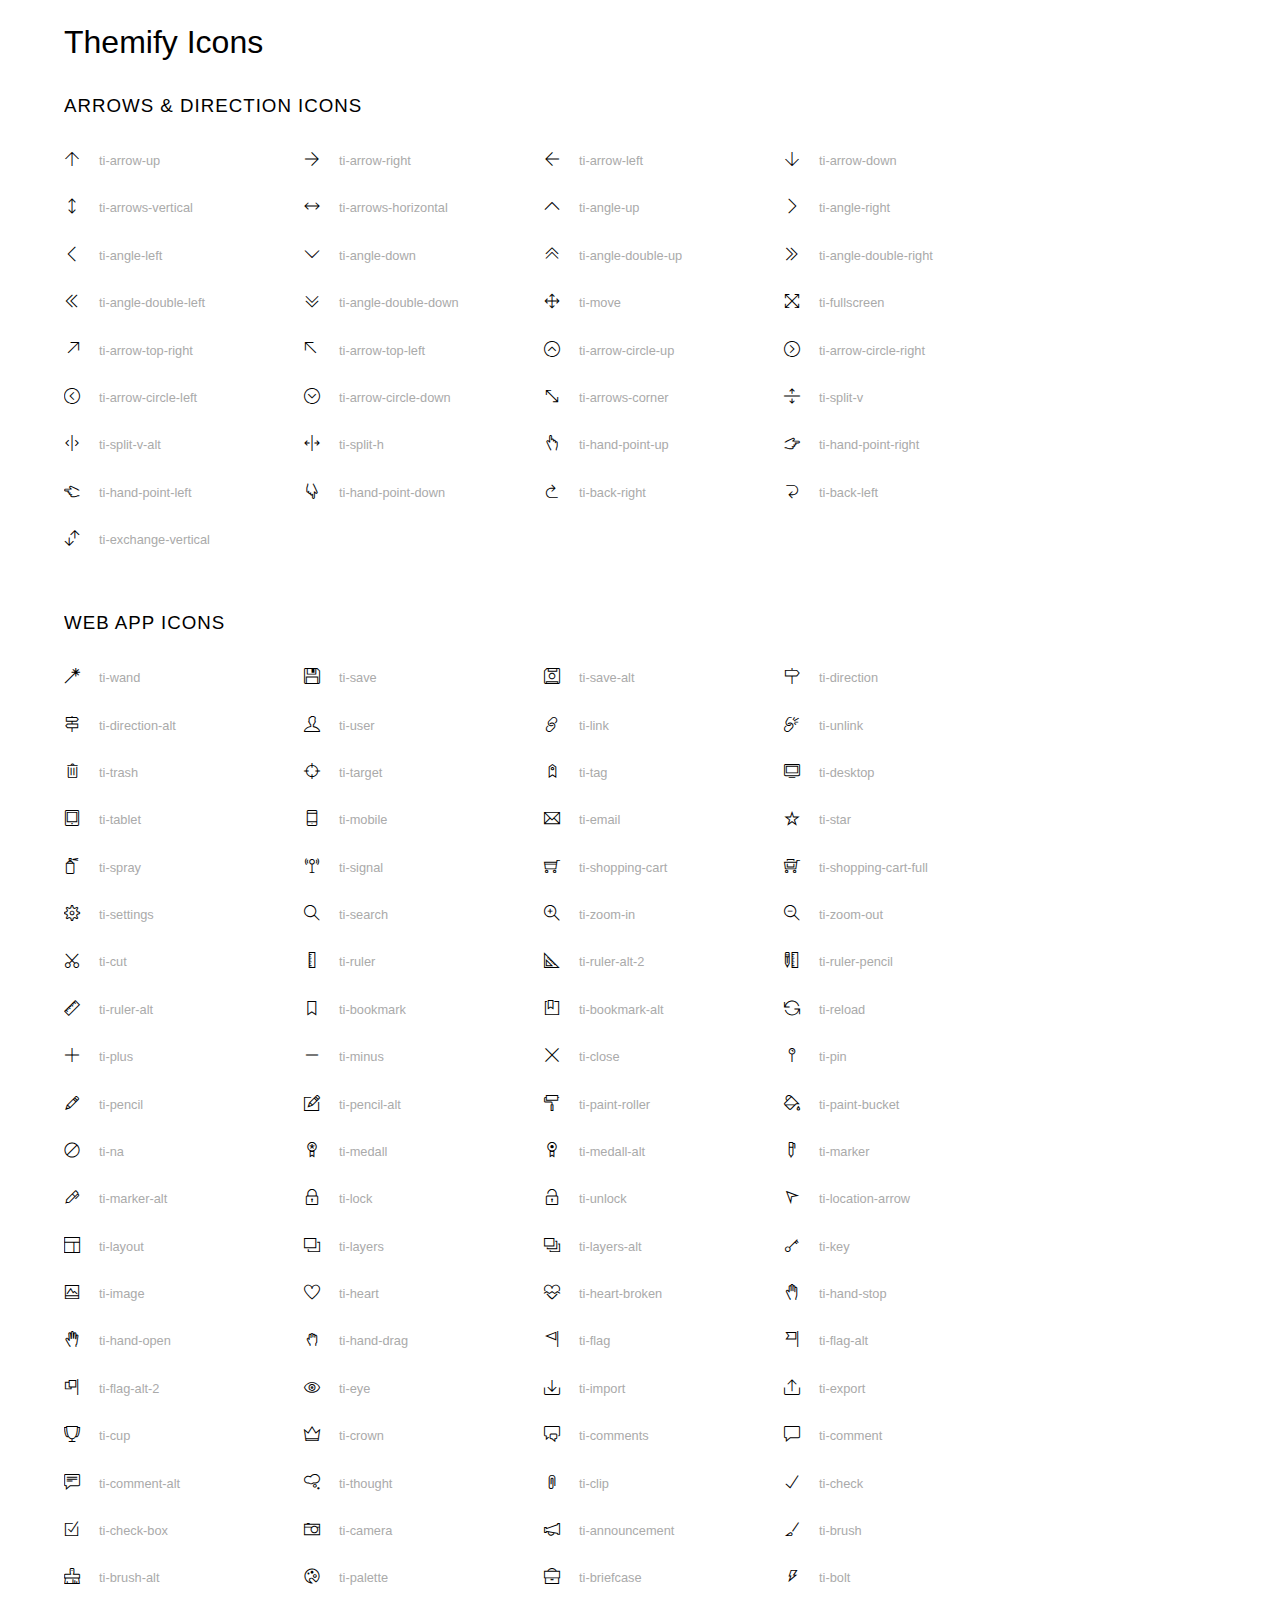
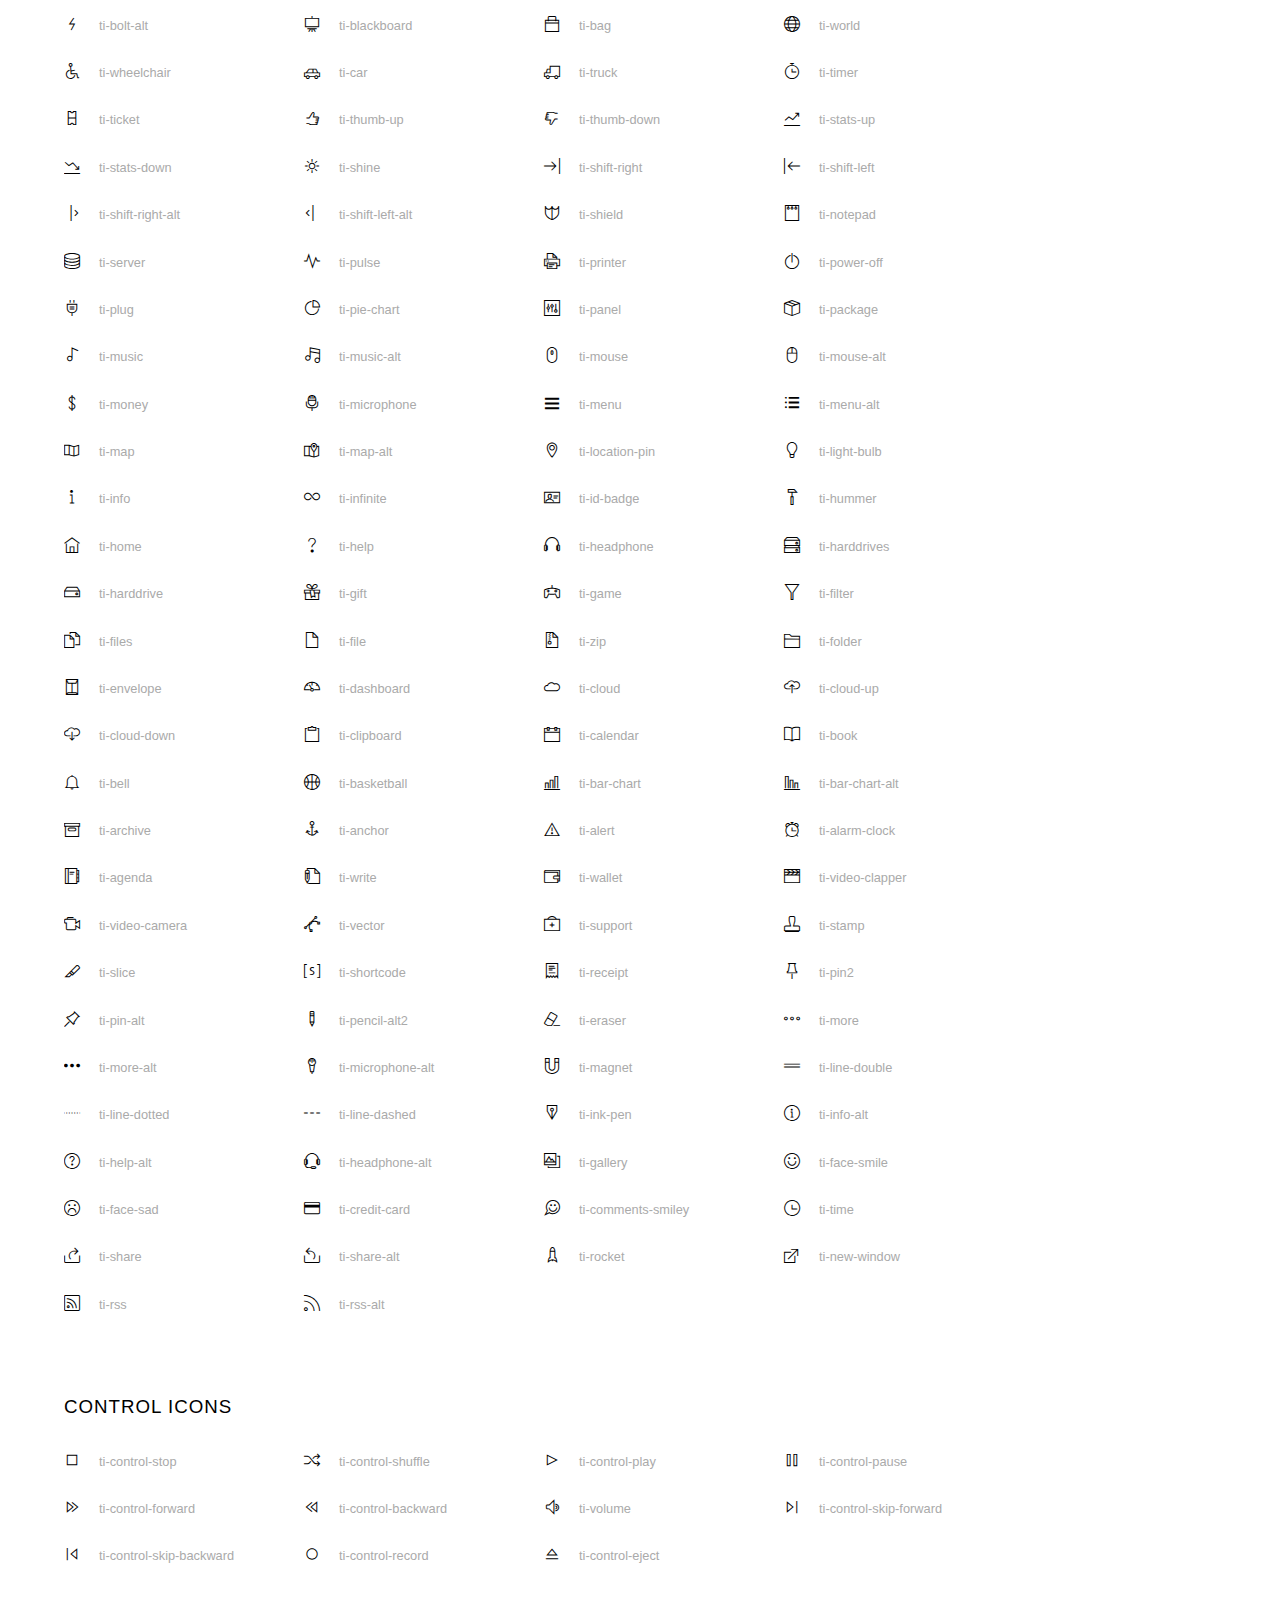
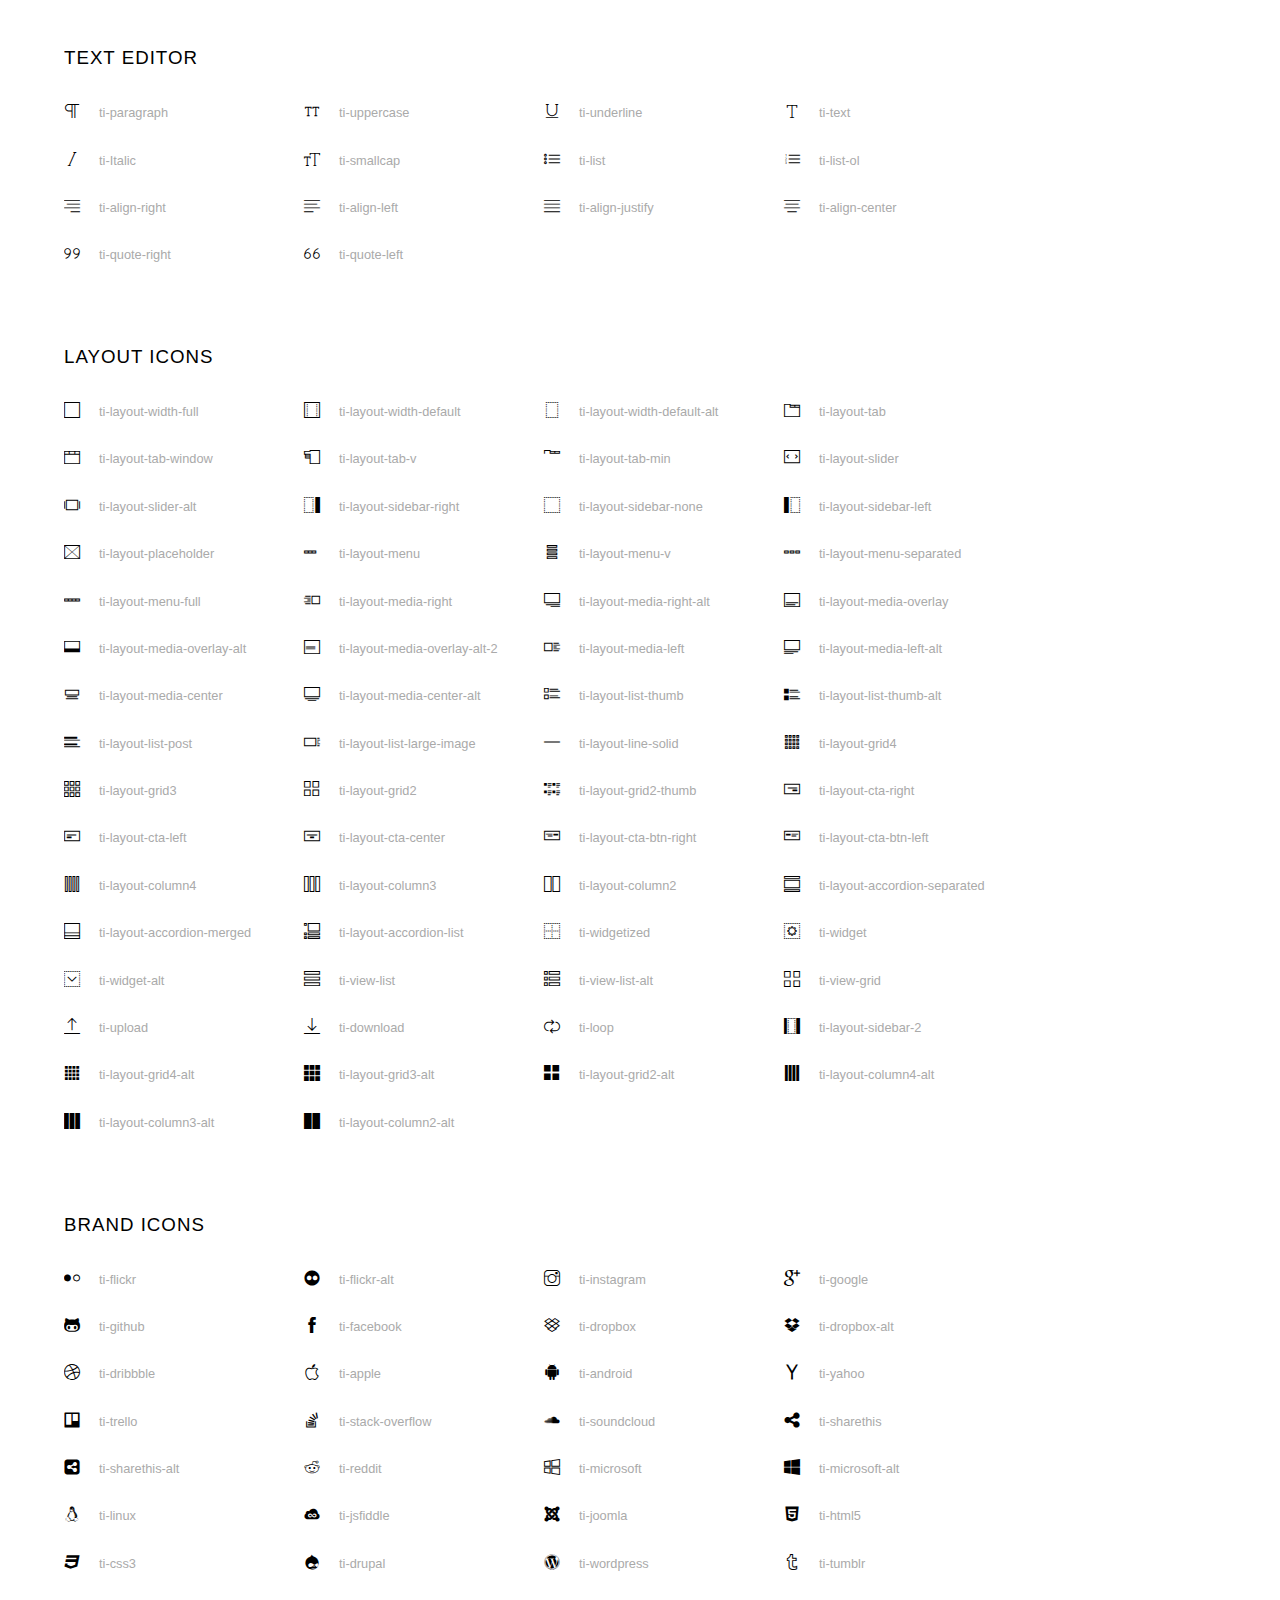
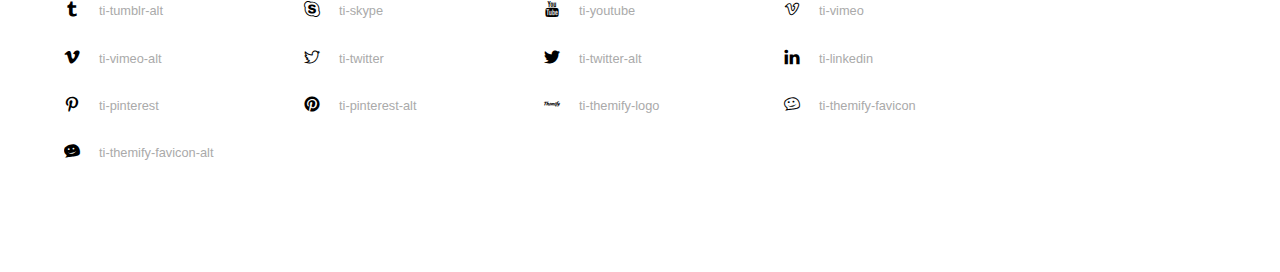
<file: assets/fonts/themify-icons/index.html>
<!doctype html>
<html>
<head>
	<meta charset="utf-8">
	<title>Themify Icon Font</title>
	<meta name="viewport" content="width=device-width">
	<link rel="stylesheet" href="demo-files/demo.css">
	<link rel="stylesheet" href="themify-icons.css">
	<!--[if lt IE 8]><!-->
	<link rel="stylesheet" href="ie7/ie7.css">
	<!--<![endif]-->
</head>
<body>
	<h1>Themify Icons</h1>

	<div class="icon-section">

		<div class="icon-section">
			<h3>Arrows &amp; Direction Icons </h3>

			<div class="icon-container">
				<span class="ti-arrow-up"></span><span class="icon-name"> ti-arrow-up</span>
			</div>
			<div class="icon-container">
				<span class="ti-arrow-right"></span><span class="icon-name"> ti-arrow-right</span>
			</div>
			<div class="icon-container">
				<span class="ti-arrow-left"></span><span class="icon-name"> ti-arrow-left</span>
			</div>
			<div class="icon-container">
				<span class="ti-arrow-down"></span><span class="icon-name"> ti-arrow-down</span>
			</div>
			<div class="icon-container">
				<span class="ti-arrows-vertical"></span><span class="icon-name"> ti-arrows-vertical</span>
			</div>
			<div class="icon-container">
				<span class="ti-arrows-horizontal"></span><span class="icon-name"> ti-arrows-horizontal</span>
			</div>
			<div class="icon-container">
				<span class="ti-angle-up"></span><span class="icon-name"> ti-angle-up</span>
			</div>
			<div class="icon-container">
				<span class="ti-angle-right"></span><span class="icon-name"> ti-angle-right</span>
			</div>
			<div class="icon-container">
				<span class="ti-angle-left"></span><span class="icon-name"> ti-angle-left</span>
			</div>
			<div class="icon-container">
				<span class="ti-angle-down"></span><span class="icon-name"> ti-angle-down</span>
			</div>	
			<div class="icon-container">
				<span class="ti-angle-double-up"></span><span class="icon-name"> ti-angle-double-up</span>
			</div>
			<div class="icon-container">
				<span class="ti-angle-double-right"></span><span class="icon-name"> ti-angle-double-right</span>
			</div>
			<div class="icon-container">
				<span class="ti-angle-double-left"></span><span class="icon-name"> ti-angle-double-left</span>
			</div>
			<div class="icon-container">
				<span class="ti-angle-double-down"></span><span class="icon-name"> ti-angle-double-down</span>
			</div>					
			<div class="icon-container">
				<span class="ti-move"></span><span class="icon-name"> ti-move</span>
			</div>
			<div class="icon-container">
				<span class="ti-fullscreen"></span><span class="icon-name"> ti-fullscreen</span>
			</div>
			<div class="icon-container">
				<span class="ti-arrow-top-right"></span><span class="icon-name"> ti-arrow-top-right</span>
			</div>
			<div class="icon-container">
				<span class="ti-arrow-top-left"></span><span class="icon-name"> ti-arrow-top-left</span>
			</div>
			<div class="icon-container">
				<span class="ti-arrow-circle-up"></span><span class="icon-name"> ti-arrow-circle-up</span>
			</div>
			<div class="icon-container">
				<span class="ti-arrow-circle-right"></span><span class="icon-name"> ti-arrow-circle-right</span>
			</div>
			<div class="icon-container">
				<span class="ti-arrow-circle-left"></span><span class="icon-name"> ti-arrow-circle-left</span>
			</div>
			<div class="icon-container">
				<span class="ti-arrow-circle-down"></span><span class="icon-name"> ti-arrow-circle-down</span>
			</div>
			<div class="icon-container">
				<span class="ti-arrows-corner"></span><span class="icon-name"> ti-arrows-corner</span>
			</div>
			<div class="icon-container">
				<span class="ti-split-v"></span><span class="icon-name"> ti-split-v</span>
			</div>

			<div class="icon-container">
				<span class="ti-split-v-alt"></span><span class="icon-name"> ti-split-v-alt</span>
			</div>
			<div class="icon-container">
				<span class="ti-split-h"></span><span class="icon-name"> ti-split-h</span>
			</div>
			<div class="icon-container">
				<span class="ti-hand-point-up"></span><span class="icon-name"> ti-hand-point-up</span>
			</div>
			<div class="icon-container">
				<span class="ti-hand-point-right"></span><span class="icon-name"> ti-hand-point-right</span>
			</div>
			<div class="icon-container">
				<span class="ti-hand-point-left"></span><span class="icon-name"> ti-hand-point-left</span>
			</div>
			<div class="icon-container">
				<span class="ti-hand-point-down"></span><span class="icon-name"> ti-hand-point-down</span>
			</div>
			<div class="icon-container">
				<span class="ti-back-right"></span><span class="icon-name"> ti-back-right</span>
			</div>
			<div class="icon-container">
				<span class="ti-back-left"></span><span class="icon-name"> ti-back-left</span>
			</div>
			<div class="icon-container">
				<span class="ti-exchange-vertical"></span><span class="icon-name"> ti-exchange-vertical</span>
			</div>

		</div> <!-- Arrows Icons -->



		<h3>Web App Icons</h3>
		
		<div class="icon-section">

			<div class="icon-container">
				<span class="ti-wand"></span><span class="icon-name"> ti-wand</span>
			</div>
			<div class="icon-container">
				<span class="ti-save"></span><span class="icon-name"> ti-save</span>
			</div>
			<div class="icon-container">
				<span class="ti-save-alt"></span><span class="icon-name"> ti-save-alt</span>
			</div>

			<div class="icon-container">
				<span class="ti-direction"></span><span class="icon-name"> ti-direction</span>
			</div>
			<div class="icon-container">
				<span class="ti-direction-alt"></span><span class="icon-name"> ti-direction-alt</span>
			</div>
			<div class="icon-container">
				<span class="ti-user"></span><span class="icon-name"> ti-user</span>
			</div>
			<div class="icon-container">
				<span class="ti-link"></span><span class="icon-name"> ti-link</span>
			</div>
			<div class="icon-container">
				<span class="ti-unlink"></span><span class="icon-name"> ti-unlink</span>
			</div>
			<div class="icon-container">
				<span class="ti-trash"></span><span class="icon-name"> ti-trash</span>
			</div>
			<div class="icon-container">
				<span class="ti-target"></span><span class="icon-name"> ti-target</span>
			</div>
			<div class="icon-container">
				<span class="ti-tag"></span><span class="icon-name"> ti-tag</span>
			</div>
			<div class="icon-container">
				<span class="ti-desktop"></span><span class="icon-name"> ti-desktop</span>
			</div>
			<div class="icon-container">
				<span class="ti-tablet"></span><span class="icon-name"> ti-tablet</span>
			</div>
			<div class="icon-container">
				<span class="ti-mobile"></span><span class="icon-name"> ti-mobile</span>
			</div>
			<div class="icon-container">
				<span class="ti-email"></span><span class="icon-name"> ti-email</span>
			</div>	
			<div class="icon-container">
				<span class="ti-star"></span><span class="icon-name"> ti-star</span>
			</div>
			<div class="icon-container">
				<span class="ti-spray"></span><span class="icon-name"> ti-spray</span>
			</div>
			<div class="icon-container">
				<span class="ti-signal"></span><span class="icon-name"> ti-signal</span>
			</div>
			<div class="icon-container">
				<span class="ti-shopping-cart"></span><span class="icon-name"> ti-shopping-cart</span>
			</div>
			<div class="icon-container">
				<span class="ti-shopping-cart-full"></span><span class="icon-name"> ti-shopping-cart-full</span>
			</div>
			<div class="icon-container">
				<span class="ti-settings"></span><span class="icon-name"> ti-settings</span>
			</div>
			<div class="icon-container">
				<span class="ti-search"></span><span class="icon-name"> ti-search</span>
			</div>
			<div class="icon-container">
				<span class="ti-zoom-in"></span><span class="icon-name"> ti-zoom-in</span>
			</div>
			<div class="icon-container">
				<span class="ti-zoom-out"></span><span class="icon-name"> ti-zoom-out</span>
			</div>
			<div class="icon-container">
				<span class="ti-cut"></span><span class="icon-name"> ti-cut</span>
			</div>
			<div class="icon-container">
				<span class="ti-ruler"></span><span class="icon-name"> ti-ruler</span>
			</div>
			<div class="icon-container">
				<span class="ti-ruler-alt-2"></span><span class="icon-name"> ti-ruler-alt-2</span>
			</div>			
			<div class="icon-container">
				<span class="ti-ruler-pencil"></span><span class="icon-name"> ti-ruler-pencil</span>
			</div>
			<div class="icon-container">
				<span class="ti-ruler-alt"></span><span class="icon-name"> ti-ruler-alt</span>
			</div>
			<div class="icon-container">
				<span class="ti-bookmark"></span><span class="icon-name"> ti-bookmark</span>
			</div>
			<div class="icon-container">
				<span class="ti-bookmark-alt"></span><span class="icon-name"> ti-bookmark-alt</span>
			</div>
			<div class="icon-container">
				<span class="ti-reload"></span><span class="icon-name"> ti-reload</span>
			</div>
			<div class="icon-container">
				<span class="ti-plus"></span><span class="icon-name"> ti-plus</span>
			</div>
			<div class="icon-container">
				<span class="ti-minus"></span><span class="icon-name"> ti-minus</span>
			</div>
			<div class="icon-container">
				<span class="ti-close"></span><span class="icon-name"> ti-close</span>
			</div>			
			<div class="icon-container">
				<span class="ti-pin"></span><span class="icon-name"> ti-pin</span>
			</div>
			<div class="icon-container">
				<span class="ti-pencil"></span><span class="icon-name"> ti-pencil</span>
			</div>
					
		  	<div class="icon-container">
				<span class="ti-pencil-alt"></span><span class="icon-name"> ti-pencil-alt</span>
			</div>
			<div class="icon-container">
				<span class="ti-paint-roller"></span><span class="icon-name"> ti-paint-roller</span>
			</div>
			<div class="icon-container">
				<span class="ti-paint-bucket"></span><span class="icon-name"> ti-paint-bucket</span>
			</div>
			<div class="icon-container">
				<span class="ti-na"></span><span class="icon-name"> ti-na</span>
			</div>
			<div class="icon-container">
				<span class="ti-medall"></span><span class="icon-name"> ti-medall</span>
			</div>
			<div class="icon-container">
				<span class="ti-medall-alt"></span><span class="icon-name"> ti-medall-alt</span>
			</div>
			<div class="icon-container">
				<span class="ti-marker"></span><span class="icon-name"> ti-marker</span>
			</div>
			<div class="icon-container">
				<span class="ti-marker-alt"></span><span class="icon-name"> ti-marker-alt</span>
			</div>

			<div class="icon-container">
				<span class="ti-lock"></span><span class="icon-name"> ti-lock</span>
			</div>
			<div class="icon-container">
				<span class="ti-unlock"></span><span class="icon-name"> ti-unlock</span>
			</div>
			<div class="icon-container">
				<span class="ti-location-arrow"></span><span class="icon-name"> ti-location-arrow</span>
			</div>
			<div class="icon-container">
				<span class="ti-layout"></span><span class="icon-name"> ti-layout</span>
			</div>
			<div class="icon-container">
				<span class="ti-layers"></span><span class="icon-name"> ti-layers</span>
			</div>
			<div class="icon-container">
				<span class="ti-layers-alt"></span><span class="icon-name"> ti-layers-alt</span>
			</div>
			<div class="icon-container">
				<span class="ti-key"></span><span class="icon-name"> ti-key</span>
			</div>
			<div class="icon-container">
				<span class="ti-image"></span><span class="icon-name"> ti-image</span>
			</div>
			<div class="icon-container">
				<span class="ti-heart"></span><span class="icon-name"> ti-heart</span>
			</div>
			<div class="icon-container">
				<span class="ti-heart-broken"></span><span class="icon-name"> ti-heart-broken</span>
			</div>
			<div class="icon-container">
				<span class="ti-hand-stop"></span><span class="icon-name"> ti-hand-stop</span>
			</div>
			<div class="icon-container">
				<span class="ti-hand-open"></span><span class="icon-name"> ti-hand-open</span>
			</div>
			<div class="icon-container">
				<span class="ti-hand-drag"></span><span class="icon-name"> ti-hand-drag</span>
			</div>
			<div class="icon-container">
				<span class="ti-flag"></span><span class="icon-name"> ti-flag</span>
			</div>
			<div class="icon-container">
				<span class="ti-flag-alt"></span><span class="icon-name"> ti-flag-alt</span>
			</div>
			<div class="icon-container">
				<span class="ti-flag-alt-2"></span><span class="icon-name"> ti-flag-alt-2</span>
			</div>
			<div class="icon-container">
				<span class="ti-eye"></span><span class="icon-name"> ti-eye</span>
			</div>
			<div class="icon-container">
				<span class="ti-import"></span><span class="icon-name"> ti-import</span>
			</div>			
			<div class="icon-container">
				<span class="ti-export"></span><span class="icon-name"> ti-export</span>
			</div>
			<div class="icon-container">
				<span class="ti-cup"></span><span class="icon-name"> ti-cup</span>
			</div>
			<div class="icon-container">
				<span class="ti-crown"></span><span class="icon-name"> ti-crown</span>
			</div>
			<div class="icon-container">
				<span class="ti-comments"></span><span class="icon-name"> ti-comments</span>
			</div>
			<div class="icon-container">
				<span class="ti-comment"></span><span class="icon-name"> ti-comment</span>
			</div>
			<div class="icon-container">
				<span class="ti-comment-alt"></span><span class="icon-name"> ti-comment-alt</span>
			</div>
			<div class="icon-container">
				<span class="ti-thought"></span><span class="icon-name"> ti-thought</span>
			</div>			
			<div class="icon-container">
				<span class="ti-clip"></span><span class="icon-name"> ti-clip</span>
			</div>

			<div class="icon-container">
				<span class="ti-check"></span><span class="icon-name"> ti-check</span>
			</div>
			<div class="icon-container">
				<span class="ti-check-box"></span><span class="icon-name"> ti-check-box</span>
			</div>
			<div class="icon-container">
				<span class="ti-camera"></span><span class="icon-name"> ti-camera</span>
			</div>
			<div class="icon-container">
				<span class="ti-announcement"></span><span class="icon-name"> ti-announcement</span>
			</div>
			<div class="icon-container">
				<span class="ti-brush"></span><span class="icon-name"> ti-brush</span>
			</div>
			<div class="icon-container">
				<span class="ti-brush-alt"></span><span class="icon-name"> ti-brush-alt</span>
			</div>
			<div class="icon-container">
				<span class="ti-palette"></span><span class="icon-name"> ti-palette</span>
			</div>			
			<div class="icon-container">
				<span class="ti-briefcase"></span><span class="icon-name"> ti-briefcase</span>
			</div>
			<div class="icon-container">
				<span class="ti-bolt"></span><span class="icon-name"> ti-bolt</span>
			</div>
			<div class="icon-container">
				<span class="ti-bolt-alt"></span><span class="icon-name"> ti-bolt-alt</span>
			</div>
			<div class="icon-container">
				<span class="ti-blackboard"></span><span class="icon-name"> ti-blackboard</span>
			</div>
			<div class="icon-container">
				<span class="ti-bag"></span><span class="icon-name"> ti-bag</span>
			</div>
			<div class="icon-container">
				<span class="ti-world"></span><span class="icon-name"> ti-world</span>
			</div>
			<div class="icon-container">
				<span class="ti-wheelchair"></span><span class="icon-name"> ti-wheelchair</span>
			</div>
			<div class="icon-container">
				<span class="ti-car"></span><span class="icon-name"> ti-car</span>
			</div>
			<div class="icon-container">
				<span class="ti-truck"></span><span class="icon-name"> ti-truck</span>
			</div>
			<div class="icon-container">
				<span class="ti-timer"></span><span class="icon-name"> ti-timer</span>
			</div>
			<div class="icon-container">
				<span class="ti-ticket"></span><span class="icon-name"> ti-ticket</span>
			</div>
			<div class="icon-container">
				<span class="ti-thumb-up"></span><span class="icon-name"> ti-thumb-up</span>
			</div>
			<div class="icon-container">
				<span class="ti-thumb-down"></span><span class="icon-name"> ti-thumb-down</span>
			</div>

			<div class="icon-container">
				<span class="ti-stats-up"></span><span class="icon-name"> ti-stats-up</span>
			</div>
			<div class="icon-container">
				<span class="ti-stats-down"></span><span class="icon-name"> ti-stats-down</span>
			</div>
			<div class="icon-container">
				<span class="ti-shine"></span><span class="icon-name"> ti-shine</span>
			</div>
			<div class="icon-container">
				<span class="ti-shift-right"></span><span class="icon-name"> ti-shift-right</span>
			</div>
			<div class="icon-container">
				<span class="ti-shift-left"></span><span class="icon-name"> ti-shift-left</span>
			</div>

			<div class="icon-container">
				<span class="ti-shift-right-alt"></span><span class="icon-name"> ti-shift-right-alt</span>
			</div>
			<div class="icon-container">
				<span class="ti-shift-left-alt"></span><span class="icon-name"> ti-shift-left-alt</span>
			</div>
			<div class="icon-container">
				<span class="ti-shield"></span><span class="icon-name"> ti-shield</span>
			</div>
			<div class="icon-container">
				<span class="ti-notepad"></span><span class="icon-name"> ti-notepad</span>
			</div>
			<div class="icon-container">
				<span class="ti-server"></span><span class="icon-name"> ti-server</span>
			</div>

			<div class="icon-container">
				<span class="ti-pulse"></span><span class="icon-name"> ti-pulse</span>
			</div>
			<div class="icon-container">
				<span class="ti-printer"></span><span class="icon-name"> ti-printer</span>
			</div>
			<div class="icon-container">
				<span class="ti-power-off"></span><span class="icon-name"> ti-power-off</span>
			</div>
			<div class="icon-container">
				<span class="ti-plug"></span><span class="icon-name"> ti-plug</span>
			</div>
			<div class="icon-container">
				<span class="ti-pie-chart"></span><span class="icon-name"> ti-pie-chart</span>
			</div>

			<div class="icon-container">
				<span class="ti-panel"></span><span class="icon-name"> ti-panel</span>
			</div>
			<div class="icon-container">
				<span class="ti-package"></span><span class="icon-name"> ti-package</span>
			</div>
			<div class="icon-container">
				<span class="ti-music"></span><span class="icon-name"> ti-music</span>
			</div>
			<div class="icon-container">
				<span class="ti-music-alt"></span><span class="icon-name"> ti-music-alt</span>
			</div>
			<div class="icon-container">
				<span class="ti-mouse"></span><span class="icon-name"> ti-mouse</span>
			</div>
			<div class="icon-container">
				<span class="ti-mouse-alt"></span><span class="icon-name"> ti-mouse-alt</span>
			</div>
			<div class="icon-container">
				<span class="ti-money"></span><span class="icon-name"> ti-money</span>
			</div>
			<div class="icon-container">
				<span class="ti-microphone"></span><span class="icon-name"> ti-microphone</span>
			</div>
			<div class="icon-container">
				<span class="ti-menu"></span><span class="icon-name"> ti-menu</span>
			</div>
			<div class="icon-container">
				<span class="ti-menu-alt"></span><span class="icon-name"> ti-menu-alt</span>
			</div>
			<div class="icon-container">
				<span class="ti-map"></span><span class="icon-name"> ti-map</span>
			</div>
			<div class="icon-container">
				<span class="ti-map-alt"></span><span class="icon-name"> ti-map-alt</span>
			</div>

			<div class="icon-container">
				<span class="ti-location-pin"></span><span class="icon-name"> ti-location-pin</span>
			</div>

			<div class="icon-container">
				<span class="ti-light-bulb"></span><span class="icon-name"> ti-light-bulb</span>
			</div>
			<div class="icon-container">
				<span class="ti-info"></span><span class="icon-name"> ti-info</span>
			</div>
			<div class="icon-container">
				<span class="ti-infinite"></span><span class="icon-name"> ti-infinite</span>
			</div>
			<div class="icon-container">
				<span class="ti-id-badge"></span><span class="icon-name"> ti-id-badge</span>
			</div>
			<div class="icon-container">
				<span class="ti-hummer"></span><span class="icon-name"> ti-hummer</span>
			</div>
			<div class="icon-container">
				<span class="ti-home"></span><span class="icon-name"> ti-home</span>
			</div>
			<div class="icon-container">
				<span class="ti-help"></span><span class="icon-name"> ti-help</span>
			</div>
			<div class="icon-container">
				<span class="ti-headphone"></span><span class="icon-name"> ti-headphone</span>
			</div>
			<div class="icon-container">
				<span class="ti-harddrives"></span><span class="icon-name"> ti-harddrives</span>
			</div>
			<div class="icon-container">
				<span class="ti-harddrive"></span><span class="icon-name"> ti-harddrive</span>
			</div>
			<div class="icon-container">
				<span class="ti-gift"></span><span class="icon-name"> ti-gift</span>
			</div>
			<div class="icon-container">
				<span class="ti-game"></span><span class="icon-name"> ti-game</span>
			</div>
			<div class="icon-container">
				<span class="ti-filter"></span><span class="icon-name"> ti-filter</span>
			</div>
			<div class="icon-container">
				<span class="ti-files"></span><span class="icon-name"> ti-files</span>
			</div>
			<div class="icon-container">
				<span class="ti-file"></span><span class="icon-name"> ti-file</span>
			</div>
			<div class="icon-container">
				<span class="ti-zip"></span><span class="icon-name"> ti-zip</span>
			</div>
			<div class="icon-container">
				<span class="ti-folder"></span><span class="icon-name"> ti-folder</span>
			</div>			
			<div class="icon-container">
				<span class="ti-envelope"></span><span class="icon-name"> ti-envelope</span>
			</div>


			<div class="icon-container">
				<span class="ti-dashboard"></span><span class="icon-name"> ti-dashboard</span>
			</div>
			<div class="icon-container">
				<span class="ti-cloud"></span><span class="icon-name"> ti-cloud</span>
			</div>
			<div class="icon-container">
				<span class="ti-cloud-up"></span><span class="icon-name"> ti-cloud-up</span>
			</div>
			<div class="icon-container">
				<span class="ti-cloud-down"></span><span class="icon-name"> ti-cloud-down</span>
			</div>
			<div class="icon-container">
				<span class="ti-clipboard"></span><span class="icon-name"> ti-clipboard</span>
			</div>
			<div class="icon-container">
				<span class="ti-calendar"></span><span class="icon-name"> ti-calendar</span>
			</div>
			<div class="icon-container">
				<span class="ti-book"></span><span class="icon-name"> ti-book</span>
			</div>
			<div class="icon-container">
				<span class="ti-bell"></span><span class="icon-name"> ti-bell</span>
			</div>
			<div class="icon-container">
				<span class="ti-basketball"></span><span class="icon-name"> ti-basketball</span>
			</div>
			<div class="icon-container">
				<span class="ti-bar-chart"></span><span class="icon-name"> ti-bar-chart</span>
			</div>
			<div class="icon-container">
				<span class="ti-bar-chart-alt"></span><span class="icon-name"> ti-bar-chart-alt</span>
			</div>


			<div class="icon-container">
				<span class="ti-archive"></span><span class="icon-name"> ti-archive</span>
			</div>
			<div class="icon-container">
				<span class="ti-anchor"></span><span class="icon-name"> ti-anchor</span>
			</div>

			<div class="icon-container">
				<span class="ti-alert"></span><span class="icon-name"> ti-alert</span>
			</div>
			<div class="icon-container">
				<span class="ti-alarm-clock"></span><span class="icon-name"> ti-alarm-clock</span>
			</div>
			<div class="icon-container">
				<span class="ti-agenda"></span><span class="icon-name"> ti-agenda</span>
			</div>
			<div class="icon-container">
				<span class="ti-write"></span><span class="icon-name"> ti-write</span>
			</div>

			<div class="icon-container">
				<span class="ti-wallet"></span><span class="icon-name"> ti-wallet</span>
			</div>
			<div class="icon-container">
				<span class="ti-video-clapper"></span><span class="icon-name"> ti-video-clapper</span>
			</div>
			<div class="icon-container">
				<span class="ti-video-camera"></span><span class="icon-name"> ti-video-camera</span>
			</div>
			<div class="icon-container">
				<span class="ti-vector"></span><span class="icon-name"> ti-vector</span>
			</div>

			<div class="icon-container">
				<span class="ti-support"></span><span class="icon-name"> ti-support</span>
			</div>
			<div class="icon-container">
				<span class="ti-stamp"></span><span class="icon-name"> ti-stamp</span>
			</div>
			<div class="icon-container">
				<span class="ti-slice"></span><span class="icon-name"> ti-slice</span>
			</div>
			<div class="icon-container">
				<span class="ti-shortcode"></span><span class="icon-name"> ti-shortcode</span>
			</div>
			<div class="icon-container">
				<span class="ti-receipt"></span><span class="icon-name"> ti-receipt</span>
			</div>
			<div class="icon-container">
				<span class="ti-pin2"></span><span class="icon-name"> ti-pin2</span>
			</div>
			<div class="icon-container">
				<span class="ti-pin-alt"></span><span class="icon-name"> ti-pin-alt</span>
			</div>
			<div class="icon-container">
				<span class="ti-pencil-alt2"></span><span class="icon-name"> ti-pencil-alt2</span>
			</div>
			<div class="icon-container">
				<span class="ti-eraser"></span><span class="icon-name"> ti-eraser</span>
			</div>			
			<div class="icon-container">
				<span class="ti-more"></span><span class="icon-name"> ti-more</span>
			</div>
			<div class="icon-container">
				<span class="ti-more-alt"></span><span class="icon-name"> ti-more-alt</span>
			</div>
			<div class="icon-container">
				<span class="ti-microphone-alt"></span><span class="icon-name"> ti-microphone-alt</span>
			</div>
			<div class="icon-container">
				<span class="ti-magnet"></span><span class="icon-name"> ti-magnet</span>
			</div>
			<div class="icon-container">
				<span class="ti-line-double"></span><span class="icon-name"> ti-line-double</span>
			</div>
			<div class="icon-container">
				<span class="ti-line-dotted"></span><span class="icon-name"> ti-line-dotted</span>
			</div>
			<div class="icon-container">
				<span class="ti-line-dashed"></span><span class="icon-name"> ti-line-dashed</span>
			</div>

			<div class="icon-container">
				<span class="ti-ink-pen"></span><span class="icon-name"> ti-ink-pen</span>
			</div>
			<div class="icon-container">
				<span class="ti-info-alt"></span><span class="icon-name"> ti-info-alt</span>
			</div>
			<div class="icon-container">
				<span class="ti-help-alt"></span><span class="icon-name"> ti-help-alt</span>
			</div>
			<div class="icon-container">
				<span class="ti-headphone-alt"></span><span class="icon-name"> ti-headphone-alt</span>
			</div>

			<div class="icon-container">
				<span class="ti-gallery"></span><span class="icon-name"> ti-gallery</span>
			</div>
			<div class="icon-container">
				<span class="ti-face-smile"></span><span class="icon-name"> ti-face-smile</span>
			</div>
			<div class="icon-container">
				<span class="ti-face-sad"></span><span class="icon-name"> ti-face-sad</span>
			</div>
			<div class="icon-container">
				<span class="ti-credit-card"></span><span class="icon-name"> ti-credit-card</span>
			</div>
			<div class="icon-container">
				<span class="ti-comments-smiley"></span><span class="icon-name"> ti-comments-smiley</span>
			</div>
			<div class="icon-container">
				<span class="ti-time"></span><span class="icon-name"> ti-time</span>
			</div>
			<div class="icon-container">
				<span class="ti-share"></span><span class="icon-name"> ti-share</span>
			</div>
			<div class="icon-container">
				<span class="ti-share-alt"></span><span class="icon-name"> ti-share-alt</span>
			</div>
			<div class="icon-container">
				<span class="ti-rocket"></span><span class="icon-name"> ti-rocket</span>
			</div>

			<div class="icon-container">
				<span class="ti-new-window"></span><span class="icon-name"> ti-new-window</span>
			</div>

			<div class="icon-container">
				<span class="ti-rss"></span><span class="icon-name"> ti-rss</span>
			</div>

			<div class="icon-container">
				<span class="ti-rss-alt"></span><span class="icon-name"> ti-rss-alt</span>
			</div>
			
		</div><!-- Web App Icons -->


		<div class="icon-section">
			<h3>Control Icons</h3>
			<div class="icon-container">
				<span class="ti-control-stop"></span><span class="icon-name"> ti-control-stop</span>
			</div>
			<div class="icon-container">
				<span class="ti-control-shuffle"></span><span class="icon-name"> ti-control-shuffle</span>
			</div>
			<div class="icon-container">
				<span class="ti-control-play"></span><span class="icon-name"> ti-control-play</span>
			</div>
			<div class="icon-container">
				<span class="ti-control-pause"></span><span class="icon-name"> ti-control-pause</span>
			</div>
			<div class="icon-container">
				<span class="ti-control-forward"></span><span class="icon-name"> ti-control-forward</span>
			</div>
			<div class="icon-container">
				<span class="ti-control-backward"></span><span class="icon-name"> ti-control-backward</span>
			</div>	
			<div class="icon-container">
				<span class="ti-volume"></span><span class="icon-name"> ti-volume</span>
			</div>
			<div class="icon-container">
				<span class="ti-control-skip-forward"></span><span class="icon-name"> ti-control-skip-forward</span>
			</div>
			<div class="icon-container">
				<span class="ti-control-skip-backward"></span><span class="icon-name"> ti-control-skip-backward</span>
			</div>
			<div class="icon-container">
				<span class="ti-control-record"></span><span class="icon-name"> ti-control-record</span>
			</div>
			<div class="icon-container">
				<span class="ti-control-eject"></span><span class="icon-name"> ti-control-eject</span>
			</div>			
		</div> <!-- Control Icons -->


		<div class="icon-section">
			<h3>Text Editor</h3>

			<div class="icon-container">
				<span class="ti-paragraph"></span><span class="icon-name"> ti-paragraph</span>
			</div>
			<div class="icon-container">
				<span class="ti-uppercase"></span><span class="icon-name"> ti-uppercase</span>
			</div>

			<div class="icon-container">
				<span class="ti-underline"></span><span class="icon-name"> ti-underline</span>
			</div>
			<div class="icon-container">
				<span class="ti-text"></span><span class="icon-name"> ti-text</span>
			</div>
			<div class="icon-container">
				<span class="ti-Italic"></span><span class="icon-name"> ti-Italic</span>
			</div>
			<div class="icon-container">
				<span class="ti-smallcap"></span><span class="icon-name"> ti-smallcap</span>
			</div>
			<div class="icon-container">
				<span class="ti-list"></span><span class="icon-name"> ti-list</span>
			</div>
			<div class="icon-container">
				<span class="ti-list-ol"></span><span class="icon-name"> ti-list-ol</span>
			</div>
			<div class="icon-container">
				<span class="ti-align-right"></span><span class="icon-name"> ti-align-right</span>
			</div>
			<div class="icon-container">
				<span class="ti-align-left"></span><span class="icon-name"> ti-align-left</span>
			</div>
			<div class="icon-container">
				<span class="ti-align-justify"></span><span class="icon-name"> ti-align-justify</span>
			</div>
			<div class="icon-container">
				<span class="ti-align-center"></span><span class="icon-name"> ti-align-center</span>
			</div>
			<div class="icon-container">
				<span class="ti-quote-right"></span><span class="icon-name"> ti-quote-right</span>
			</div>
			<div class="icon-container">
				<span class="ti-quote-left"></span><span class="icon-name"> ti-quote-left</span>
			</div>

		</div> <!-- Text Editor -->



		<div class="icon-section">
			<h3>Layout Icons</h3>
			<div class="icon-container">
				<span class="ti-layout-width-full"></span><span class="icon-name"> ti-layout-width-full</span>
			</div>
			<div class="icon-container">
				<span class="ti-layout-width-default"></span><span class="icon-name"> ti-layout-width-default</span>
			</div>
			<div class="icon-container">
				<span class="ti-layout-width-default-alt"></span><span class="icon-name"> ti-layout-width-default-alt</span>
			</div>
			<div class="icon-container">
				<span class="ti-layout-tab"></span><span class="icon-name"> ti-layout-tab</span>
			</div>
			<div class="icon-container">
				<span class="ti-layout-tab-window"></span><span class="icon-name"> ti-layout-tab-window</span>
			</div>
			<div class="icon-container">
				<span class="ti-layout-tab-v"></span><span class="icon-name"> ti-layout-tab-v</span>
			</div>
			<div class="icon-container">
				<span class="ti-layout-tab-min"></span><span class="icon-name"> ti-layout-tab-min</span>
			</div>
			<div class="icon-container">
				<span class="ti-layout-slider"></span><span class="icon-name"> ti-layout-slider</span>
			</div>
			<div class="icon-container">
				<span class="ti-layout-slider-alt"></span><span class="icon-name"> ti-layout-slider-alt</span>
			</div>
			<div class="icon-container">
				<span class="ti-layout-sidebar-right"></span><span class="icon-name"> ti-layout-sidebar-right</span>
			</div>
			<div class="icon-container">
				<span class="ti-layout-sidebar-none"></span><span class="icon-name"> ti-layout-sidebar-none</span>
			</div>
			<div class="icon-container">
				<span class="ti-layout-sidebar-left"></span><span class="icon-name"> ti-layout-sidebar-left</span>
			</div>
			<div class="icon-container">
				<span class="ti-layout-placeholder"></span><span class="icon-name"> ti-layout-placeholder</span>
			</div>
			<div class="icon-container">
				<span class="ti-layout-menu"></span><span class="icon-name"> ti-layout-menu</span>
			</div>
			<div class="icon-container">
				<span class="ti-layout-menu-v"></span><span class="icon-name"> ti-layout-menu-v</span>
			</div>
			<div class="icon-container">
				<span class="ti-layout-menu-separated"></span><span class="icon-name"> ti-layout-menu-separated</span>
			</div>
			<div class="icon-container">
				<span class="ti-layout-menu-full"></span><span class="icon-name"> ti-layout-menu-full</span>
			</div>
			<div class="icon-container">
				<span class="ti-layout-media-right"></span><span class="icon-name"> ti-layout-media-right</span>
			</div>
			<div class="icon-container">
				<span class="ti-layout-media-right-alt"></span><span class="icon-name"> ti-layout-media-right-alt</span>
			</div>
			<div class="icon-container">
				<span class="ti-layout-media-overlay"></span><span class="icon-name"> ti-layout-media-overlay</span>
			</div>
			<div class="icon-container">
				<span class="ti-layout-media-overlay-alt"></span><span class="icon-name"> ti-layout-media-overlay-alt</span>
			</div>
			<div class="icon-container">
				<span class="ti-layout-media-overlay-alt-2"></span><span class="icon-name"> ti-layout-media-overlay-alt-2</span>
			</div>
			<div class="icon-container">
				<span class="ti-layout-media-left"></span><span class="icon-name"> ti-layout-media-left</span>
			</div>
			<div class="icon-container">
				<span class="ti-layout-media-left-alt"></span><span class="icon-name"> ti-layout-media-left-alt</span>
			</div>
			<div class="icon-container">
				<span class="ti-layout-media-center"></span><span class="icon-name"> ti-layout-media-center</span>
			</div>
			<div class="icon-container">
				<span class="ti-layout-media-center-alt"></span><span class="icon-name"> ti-layout-media-center-alt</span>
			</div>
			<div class="icon-container">
				<span class="ti-layout-list-thumb"></span><span class="icon-name"> ti-layout-list-thumb</span>
			</div>
			<div class="icon-container">
				<span class="ti-layout-list-thumb-alt"></span><span class="icon-name"> ti-layout-list-thumb-alt</span>
			</div>
			<div class="icon-container">
				<span class="ti-layout-list-post"></span><span class="icon-name"> ti-layout-list-post</span>
			</div>
			<div class="icon-container">
				<span class="ti-layout-list-large-image"></span><span class="icon-name"> ti-layout-list-large-image</span>
			</div>
			<div class="icon-container">
				<span class="ti-layout-line-solid"></span><span class="icon-name"> ti-layout-line-solid</span>
			</div>
			<div class="icon-container">
				<span class="ti-layout-grid4"></span><span class="icon-name"> ti-layout-grid4</span>
			</div>
			<div class="icon-container">
				<span class="ti-layout-grid3"></span><span class="icon-name"> ti-layout-grid3</span>
			</div>
			<div class="icon-container">
				<span class="ti-layout-grid2"></span><span class="icon-name"> ti-layout-grid2</span>
			</div>
			<div class="icon-container">
				<span class="ti-layout-grid2-thumb"></span><span class="icon-name"> ti-layout-grid2-thumb</span>
			</div>
			<div class="icon-container">
				<span class="ti-layout-cta-right"></span><span class="icon-name"> ti-layout-cta-right</span>
			</div>
			<div class="icon-container">
				<span class="ti-layout-cta-left"></span><span class="icon-name"> ti-layout-cta-left</span>
			</div>
			<div class="icon-container">
				<span class="ti-layout-cta-center"></span><span class="icon-name"> ti-layout-cta-center</span>
			</div>
			<div class="icon-container">
				<span class="ti-layout-cta-btn-right"></span><span class="icon-name"> ti-layout-cta-btn-right</span>
			</div>
			<div class="icon-container">
				<span class="ti-layout-cta-btn-left"></span><span class="icon-name"> ti-layout-cta-btn-left</span>
			</div>
			<div class="icon-container">
				<span class="ti-layout-column4"></span><span class="icon-name"> ti-layout-column4</span>
			</div>
			<div class="icon-container">
				<span class="ti-layout-column3"></span><span class="icon-name"> ti-layout-column3</span>
			</div>
			<div class="icon-container">
				<span class="ti-layout-column2"></span><span class="icon-name"> ti-layout-column2</span>
			</div>
			<div class="icon-container">
				<span class="ti-layout-accordion-separated"></span><span class="icon-name"> ti-layout-accordion-separated</span>
			</div>
			<div class="icon-container">
				<span class="ti-layout-accordion-merged"></span><span class="icon-name"> ti-layout-accordion-merged</span>
			</div>
			<div class="icon-container">
				<span class="ti-layout-accordion-list"></span><span class="icon-name"> ti-layout-accordion-list</span>
			</div>
			<div class="icon-container">
				<span class="ti-widgetized"></span><span class="icon-name"> ti-widgetized</span>
			</div>
			<div class="icon-container">
				<span class="ti-widget"></span><span class="icon-name"> ti-widget</span>
			</div>
			<div class="icon-container">
				<span class="ti-widget-alt"></span><span class="icon-name"> ti-widget-alt</span>
			</div>
			<div class="icon-container">
				<span class="ti-view-list"></span><span class="icon-name"> ti-view-list</span>
			</div>
			<div class="icon-container">
				<span class="ti-view-list-alt"></span><span class="icon-name"> ti-view-list-alt</span>
			</div>
			<div class="icon-container">
				<span class="ti-view-grid"></span><span class="icon-name"> ti-view-grid</span>
			</div>
			<div class="icon-container">
				<span class="ti-upload"></span><span class="icon-name"> ti-upload</span>
			</div>
			<div class="icon-container">
				<span class="ti-download"></span><span class="icon-name"> ti-download</span>
			</div>	
			<div class="icon-container">
				<span class="ti-loop"></span><span class="icon-name"> ti-loop</span>
			</div>
			<div class="icon-container">
				<span class="ti-layout-sidebar-2"></span><span class="icon-name"> ti-layout-sidebar-2</span>
			</div>
			<div class="icon-container">
				<span class="ti-layout-grid4-alt"></span><span class="icon-name"> ti-layout-grid4-alt</span>
			</div>
			<div class="icon-container">
				<span class="ti-layout-grid3-alt"></span><span class="icon-name"> ti-layout-grid3-alt</span>
			</div>
			<div class="icon-container">
				<span class="ti-layout-grid2-alt"></span><span class="icon-name"> ti-layout-grid2-alt</span>
			</div>
			<div class="icon-container">
				<span class="ti-layout-column4-alt"></span><span class="icon-name"> ti-layout-column4-alt</span>
			</div>
			<div class="icon-container">
				<span class="ti-layout-column3-alt"></span><span class="icon-name"> ti-layout-column3-alt</span>
			</div>
			<div class="icon-container">
				<span class="ti-layout-column2-alt"></span><span class="icon-name"> ti-layout-column2-alt</span>
			</div>		


		</div> <!-- Layout Icons -->


		<div class="icon-section">
			<h3>Brand Icons</h3>

			<div class="icon-container">
				<span class="ti-flickr"></span><span class="icon-name"> ti-flickr</span>
			</div>
			<div class="icon-container">
				<span class="ti-flickr-alt"></span><span class="icon-name"> ti-flickr-alt</span>
			</div>			
			<div class="icon-container">
				<span class="ti-instagram"></span><span class="icon-name"> ti-instagram</span>
			</div>
			<div class="icon-container">
				<span class="ti-google"></span><span class="icon-name"> ti-google</span>
			</div>
			<div class="icon-container">
				<span class="ti-github"></span><span class="icon-name"> ti-github</span>
			</div>

			<div class="icon-container">
				<span class="ti-facebook"></span><span class="icon-name"> ti-facebook</span>
			</div>
			<div class="icon-container">
				<span class="ti-dropbox"></span><span class="icon-name"> ti-dropbox</span>
			</div>
			<div class="icon-container">
				<span class="ti-dropbox-alt"></span><span class="icon-name"> ti-dropbox-alt</span>
			</div>
			<div class="icon-container">
				<span class="ti-dribbble"></span><span class="icon-name"> ti-dribbble</span>
			</div>
			<div class="icon-container">
				<span class="ti-apple"></span><span class="icon-name"> ti-apple</span>
			</div>
			<div class="icon-container">
				<span class="ti-android"></span><span class="icon-name"> ti-android</span>
			</div>
			<div class="icon-container">
				<span class="ti-yahoo"></span><span class="icon-name"> ti-yahoo</span>
			</div>
			<div class="icon-container">
				<span class="ti-trello"></span><span class="icon-name"> ti-trello</span>
			</div>
			<div class="icon-container">
				<span class="ti-stack-overflow"></span><span class="icon-name"> ti-stack-overflow</span>
			</div>
			<div class="icon-container">
				<span class="ti-soundcloud"></span><span class="icon-name"> ti-soundcloud</span>
			</div>
			<div class="icon-container">
				<span class="ti-sharethis"></span><span class="icon-name"> ti-sharethis</span>
			</div>
			<div class="icon-container">
				<span class="ti-sharethis-alt"></span><span class="icon-name"> ti-sharethis-alt</span>
			</div>
			<div class="icon-container">
				<span class="ti-reddit"></span><span class="icon-name"> ti-reddit</span>
			</div>

			<div class="icon-container">
				<span class="ti-microsoft"></span><span class="icon-name"> ti-microsoft</span>
			</div>
			<div class="icon-container">
				<span class="ti-microsoft-alt"></span><span class="icon-name"> ti-microsoft-alt</span>
			</div>
			<div class="icon-container">
				<span class="ti-linux"></span><span class="icon-name"> ti-linux</span>
			</div>
			<div class="icon-container">
				<span class="ti-jsfiddle"></span><span class="icon-name"> ti-jsfiddle</span>
			</div>
			<div class="icon-container">
				<span class="ti-joomla"></span><span class="icon-name"> ti-joomla</span>
			</div>
			<div class="icon-container">
				<span class="ti-html5"></span><span class="icon-name"> ti-html5</span>
			</div>
			<div class="icon-container">
				<span class="ti-css3"></span><span class="icon-name"> ti-css3</span>
			</div>	
			<div class="icon-container">
				<span class="ti-drupal"></span><span class="icon-name"> ti-drupal</span>
			</div>
			<div class="icon-container">
				<span class="ti-wordpress"></span><span class="icon-name"> ti-wordpress</span>
			</div>		
			<div class="icon-container">
				<span class="ti-tumblr"></span><span class="icon-name"> ti-tumblr</span>
			</div>
			<div class="icon-container">
				<span class="ti-tumblr-alt"></span><span class="icon-name"> ti-tumblr-alt</span>
			</div>
			<div class="icon-container">
				<span class="ti-skype"></span><span class="icon-name"> ti-skype</span>
			</div>
			<div class="icon-container">
				<span class="ti-youtube"></span><span class="icon-name"> ti-youtube</span>
			</div>
			<div class="icon-container">
				<span class="ti-vimeo"></span><span class="icon-name"> ti-vimeo</span>
			</div>
			<div class="icon-container">
				<span class="ti-vimeo-alt"></span><span class="icon-name"> ti-vimeo-alt</span>
			</div>			
			<div class="icon-container">
				<span class="ti-twitter"></span><span class="icon-name"> ti-twitter</span>
			</div>
			<div class="icon-container">
				<span class="ti-twitter-alt"></span><span class="icon-name"> ti-twitter-alt</span>
			</div>
			<div class="icon-container">
				<span class="ti-linkedin"></span><span class="icon-name"> ti-linkedin</span>
			</div>
			<div class="icon-container">
				<span class="ti-pinterest"></span><span class="icon-name"> ti-pinterest</span>
			</div>

			<div class="icon-container">
				<span class="ti-pinterest-alt"></span><span class="icon-name"> ti-pinterest-alt</span>
			</div>
			<div class="icon-container">
				<span class="ti-themify-logo"></span><span class="icon-name"> ti-themify-logo</span>
			</div>
			<div class="icon-container">
				<span class="ti-themify-favicon"></span><span class="icon-name"> ti-themify-favicon</span>
			</div>
			<div class="icon-container">
				<span class="ti-themify-favicon-alt"></span><span class="icon-name"> ti-themify-favicon-alt</span>
			</div>

		</div> <!-- brand Icons -->

	</div>

</body>
</html>
</file>
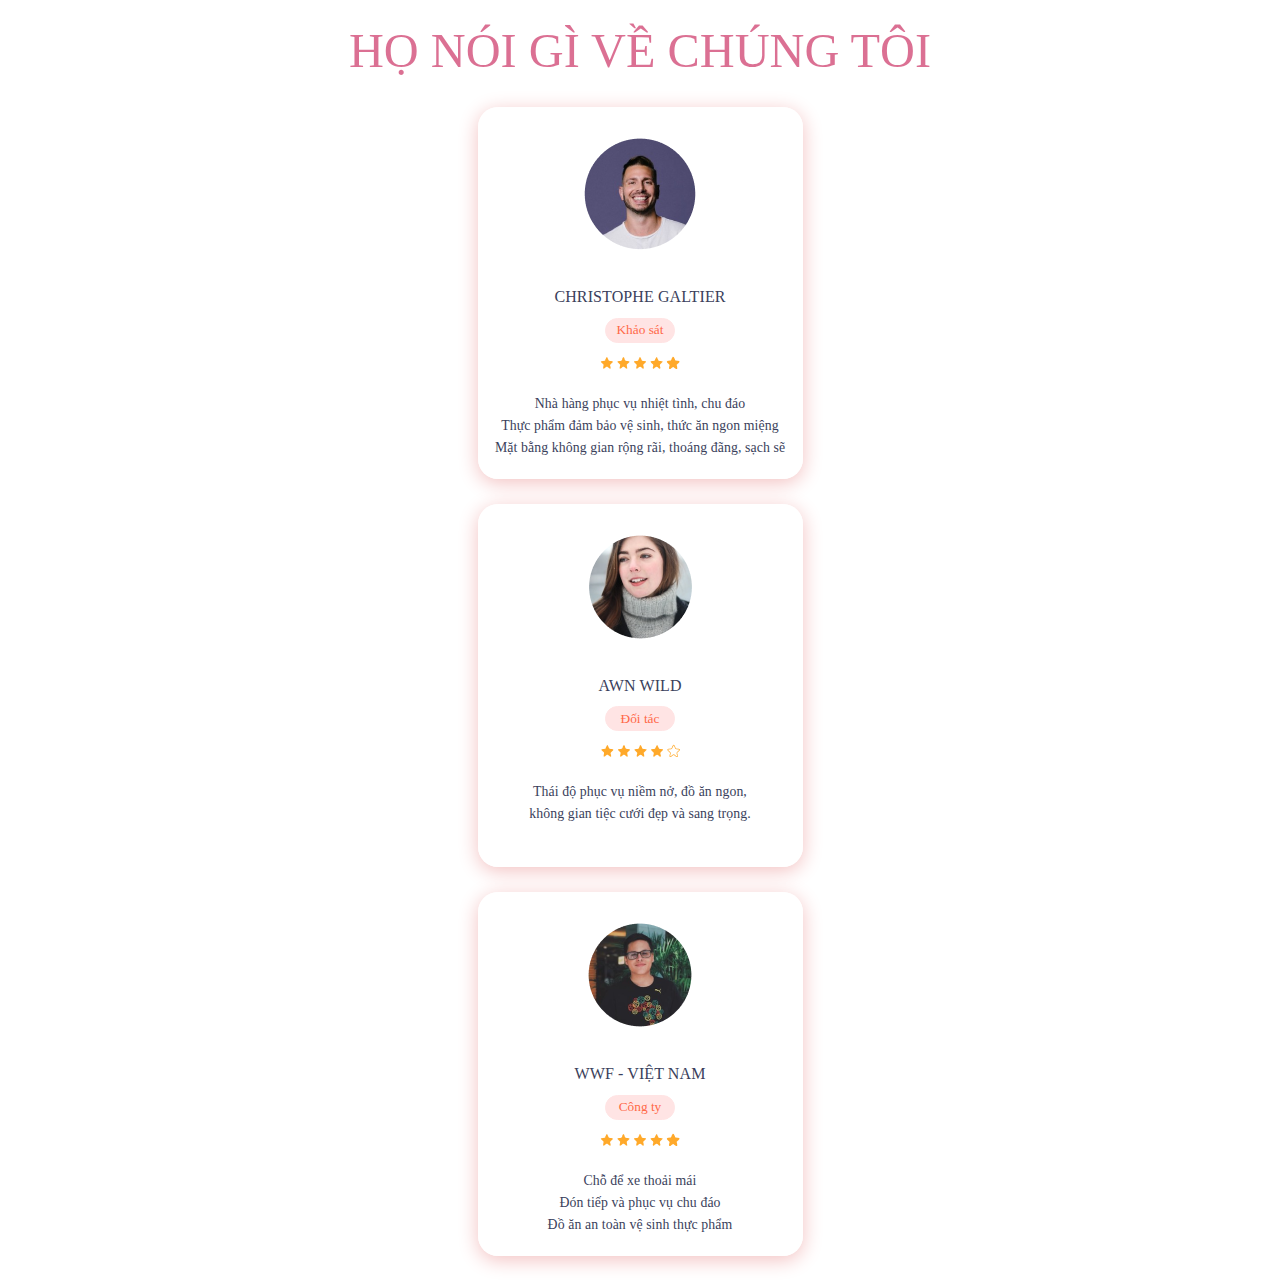
<file: Feedback/feedback.html>
<!DOCTYPE html>
<html lang="en">
  <head>
    <meta charset="UTF-8" />
    <meta http-equiv="X-UA-Compatible" content="IE=edge" />
    <meta name="viewport" content="width=device-width, initial-scale=1.0" />
    <title>feedback</title>
    <link rel="stylesheet" href="./feedback.css" />
  </head>
  <body>
    <div class="section">
      <div class="cards grid wide">
        <div class="TalkAboutUs row">
          <div class="col l-12">
            <h1>HỌ NÓI GÌ VỀ CHÚNG TÔI</h1>
          </div>
        </div>
        <div class="row">
          <div class="card col l-4 m-6">
            <div class="image-section">
              <img src="./img/nahid photo.png" alt="" />
            </div>
            <div class="description">
              <h2>CHRISTOPHE GALTIER</h2>
            </div>
            <div class="button-ground">
              <button class="button">Khảo sát</button>
            </div>
            <div>
              <img src="./img/Frame 22-2.png" alt="" />
            </div>
            <div class="content">
              <p>
                Nhà hàng phục vụ nhiệt tình, chu đáo <br />
                Thực phẩm đảm bảo vệ sinh, thức ăn ngon miệng <br />
                Mặt bằng không gian rộng rãi, thoáng đãng, sạch sẽ
              </p>
            </div>
          </div>
          <div class="card col l-4 m-6">
            <div class="image-section">
              <img src="./img/nahid photo-1.png" alt="" />
            </div>
            <div class="description">
              <h2>AWN WILD</h2>
            </div>
            <div class="button-ground">
              <button class="button">Đối tác</button>
            </div>
            <div>
              <img src="./img/Frame 22-1.png" alt="" />
            </div>
            <div class="content">
              <p>
                Thái độ phục vụ niềm nở, đồ ăn ngon,<br />
                không gian tiệc cưới đẹp và sang trọng.
              </p>
            </div>
          </div>
          <div class="card col l-4 m-6">
            <div class="image-section">
              <img src="./img/nahid photo-2.png" alt="" />
            </div>
            <div class="description">
              <h2>WWF - VIỆT NAM</h2>
            </div>
            <div class="button-ground">
              <button class="button">Công ty</button>
            </div>
            <div>
              <img src="./img/Frame 22-2.png" alt="" />
            </div>
            <div class="content">
              <p>
                Chỗ để xe thoải mái <br />
                Đón tiếp và phục vụ chu đáo <br />
                Đồ ăn an toàn vệ sinh thực phẩm
              </p>
            </div>
          </div>
        </div>
       
        
      </div>
    </div>
  </body>
</html>
</file>
<file: assets/fonts/themify-icons/demo-files/demo.css>
body {
	font: normal 1em/1.5em Arial, Helvetica, sans-serif;
	max-width: 90%;
	margin: 30px auto 0;
}
h1, h3 {
	font-weight: normal;
}
h3 {
	font-size: 1.4;
	text-transform: uppercase;
	letter-spacing: 1px;
}

.icon-section {
	margin: 0 0 3em;
	clear: both;
	overflow: hidden;
}
.icon-container {
	width: 240px; 
	padding: .7em 0;
	float: left; 
	position: relative;
	text-align: left;
}
.icon-container [class^="ti-"], 
.icon-container [class*=" ti-"] {
	color: #000;
	position: absolute;
	margin-top: 3px;
	transition: .3s;
}
.icon-container:hover [class^="ti-"],
.icon-container:hover [class*=" ti-"] {
	font-size: 2.2em;
	margin-top: -5px;
}
.icon-container:hover .icon-name {
	color: #000;
}
.icon-name {
	color: #aaa;
	margin-left: 35px;
	font-size: .8em;
	transition: .3s;
}
.icon-container:hover .icon-name {
	margin-left: 45px;
}
</file>
<file: assets/fonts/themify-icons/themify-icons.css>
@font-face {
	font-family: 'themify';
	src:url('fonts/themify.eot?-fvbane');
	src:url('fonts/themify.eot?#iefix-fvbane') format('embedded-opentype'),
		url('fonts/themify.woff?-fvbane') format('woff'),
		url('fonts/themify.ttf?-fvbane') format('truetype'),
		url('fonts/themify.svg?-fvbane#themify') format('svg');
	font-weight: normal;
	font-style: normal;
}

[class^="ti-"], [class*=" ti-"] {
	font-family: 'themify';
	speak: none;
	font-style: normal;
	font-weight: normal;
	font-variant: normal;
	text-transform: none;
	line-height: 1;

	/* Better Font Rendering =========== */
	-webkit-font-smoothing: antialiased;
	-moz-osx-font-smoothing: grayscale;
}

.ti-wand:before {
	content: "\e600";
}
.ti-volume:before {
	content: "\e601";
}
.ti-user:before {
	content: "\e602";
}
.ti-unlock:before {
	content: "\e603";
}
.ti-unlink:before {
	content: "\e604";
}
.ti-trash:before {
	content: "\e605";
}
.ti-thought:before {
	content: "\e606";
}
.ti-target:before {
	content: "\e607";
}
.ti-tag:before {
	content: "\e608";
}
.ti-tablet:before {
	content: "\e609";
}
.ti-star:before {
	content: "\e60a";
}
.ti-spray:before {
	content: "\e60b";
}
.ti-signal:before {
	content: "\e60c";
}
.ti-shopping-cart:before {
	content: "\e60d";
}
.ti-shopping-cart-full:before {
	content: "\e60e";
}
.ti-settings:before {
	content: "\e60f";
}
.ti-search:before {
	content: "\e610";
}
.ti-zoom-in:before {
	content: "\e611";
}
.ti-zoom-out:before {
	content: "\e612";
}
.ti-cut:before {
	content: "\e613";
}
.ti-ruler:before {
	content: "\e614";
}
.ti-ruler-pencil:before {
	content: "\e615";
}
.ti-ruler-alt:before {
	content: "\e616";
}
.ti-bookmark:before {
	content: "\e617";
}
.ti-bookmark-alt:before {
	content: "\e618";
}
.ti-reload:before {
	content: "\e619";
}
.ti-plus:before {
	content: "\e61a";
}
.ti-pin:before {
	content: "\e61b";
}
.ti-pencil:before {
	content: "\e61c";
}
.ti-pencil-alt:before {
	content: "\e61d";
}
.ti-paint-roller:before {
	content: "\e61e";
}
.ti-paint-bucket:before {
	content: "\e61f";
}
.ti-na:before {
	content: "\e620";
}
.ti-mobile:before {
	content: "\e621";
}
.ti-minus:before {
	content: "\e622";
}
.ti-medall:before {
	content: "\e623";
}
.ti-medall-alt:before {
	content: "\e624";
}
.ti-marker:before {
	content: "\e625";
}
.ti-marker-alt:before {
	content: "\e626";
}
.ti-arrow-up:before {
	content: "\e627";
}
.ti-arrow-right:before {
	content: "\e628";
}
.ti-arrow-left:before {
	content: "\e629";
}
.ti-arrow-down:before {
	content: "\e62a";
}
.ti-lock:before {
	content: "\e62b";
}
.ti-location-arrow:before {
	content: "\e62c";
}
.ti-link:before {
	content: "\e62d";
}
.ti-layout:before {
	content: "\e62e";
}
.ti-layers:before {
	content: "\e62f";
}
.ti-layers-alt:before {
	content: "\e630";
}
.ti-key:before {
	content: "\e631";
}
.ti-import:before {
	content: "\e632";
}
.ti-image:before {
	content: "\e633";
}
.ti-heart:before {
	content: "\e634";
}
.ti-heart-broken:before {
	content: "\e635";
}
.ti-hand-stop:before {
	content: "\e636";
}
.ti-hand-open:before {
	content: "\e637";
}
.ti-hand-drag:before {
	content: "\e638";
}
.ti-folder:before {
	content: "\e639";
}
.ti-flag:before {
	content: "\e63a";
}
.ti-flag-alt:before {
	content: "\e63b";
}
.ti-flag-alt-2:before {
	content: "\e63c";
}
.ti-eye:before {
	content: "\e63d";
}
.ti-export:before {
	content: "\e63e";
}
.ti-exchange-vertical:before {
	content: "\e63f";
}
.ti-desktop:before {
	content: "\e640";
}
.ti-cup:before {
	content: "\e641";
}
.ti-crown:before {
	content: "\e642";
}
.ti-comments:before {
	content: "\e643";
}
.ti-comment:before {
	content: "\e644";
}
.ti-comment-alt:before {
	content: "\e645";
}
.ti-close:before {
	content: "\e646";
}
.ti-clip:before {
	content: "\e647";
}
.ti-angle-up:before {
	content: "\e648";
}
.ti-angle-right:before {
	content: "\e649";
}
.ti-angle-left:before {
	content: "\e64a";
}
.ti-angle-down:before {
	content: "\e64b";
}
.ti-check:before {
	content: "\e64c";
}
.ti-check-box:before {
	content: "\e64d";
}
.ti-camera:before {
	content: "\e64e";
}
.ti-announcement:before {
	content: "\e64f";
}
.ti-brush:before {
	content: "\e650";
}
.ti-briefcase:before {
	content: "\e651";
}
.ti-bolt:before {
	content: "\e652";
}
.ti-bolt-alt:before {
	content: "\e653";
}
.ti-blackboard:before {
	content: "\e654";
}
.ti-bag:before {
	content: "\e655";
}
.ti-move:before {
	content: "\e656";
}
.ti-arrows-vertical:before {
	content: "\e657";
}
.ti-arrows-horizontal:before {
	content: "\e658";
}
.ti-fullscreen:before {
	content: "\e659";
}
.ti-arrow-top-right:before {
	content: "\e65a";
}
.ti-arrow-top-left:before {
	content: "\e65b";
}
.ti-arrow-circle-up:before {
	content: "\e65c";
}
.ti-arrow-circle-right:before {
	content: "\e65d";
}
.ti-arrow-circle-left:before {
	content: "\e65e";
}
.ti-arrow-circle-down:before {
	content: "\e65f";
}
.ti-angle-double-up:before {
	content: "\e660";
}
.ti-angle-double-right:before {
	content: "\e661";
}
.ti-angle-double-left:before {
	content: "\e662";
}
.ti-angle-double-down:before {
	content: "\e663";
}
.ti-zip:before {
	content: "\e664";
}
.ti-world:before {
	content: "\e665";
}
.ti-wheelchair:before {
	content: "\e666";
}
.ti-view-list:before {
	content: "\e667";
}
.ti-view-list-alt:before {
	content: "\e668";
}
.ti-view-grid:before {
	content: "\e669";
}
.ti-uppercase:before {
	content: "\e66a";
}
.ti-upload:before {
	content: "\e66b";
}
.ti-underline:before {
	content: "\e66c";
}
.ti-truck:before {
	content: "\e66d";
}
.ti-timer:before {
	content: "\e66e";
}
.ti-ticket:before {
	content: "\e66f";
}
.ti-thumb-up:before {
	content: "\e670";
}
.ti-thumb-down:before {
	content: "\e671";
}
.ti-text:before {
	content: "\e672";
}
.ti-stats-up:before {
	content: "\e673";
}
.ti-stats-down:before {
	content: "\e674";
}
.ti-split-v:before {
	content: "\e675";
}
.ti-split-h:before {
	content: "\e676";
}
.ti-smallcap:before {
	content: "\e677";
}
.ti-shine:before {
	content: "\e678";
}
.ti-shift-right:before {
	content: "\e679";
}
.ti-shift-left:before {
	content: "\e67a";
}
.ti-shield:before {
	content: "\e67b";
}
.ti-notepad:before {
	content: "\e67c";
}
.ti-server:before {
	content: "\e67d";
}
.ti-quote-right:before {
	content: "\e67e";
}
.ti-quote-left:before {
	content: "\e67f";
}
.ti-pulse:before {
	content: "\e680";
}
.ti-printer:before {
	content: "\e681";
}
.ti-power-off:before {
	content: "\e682";
}
.ti-plug:before {
	content: "\e683";
}
.ti-pie-chart:before {
	content: "\e684";
}
.ti-paragraph:before {
	content: "\e685";
}
.ti-panel:before {
	content: "\e686";
}
.ti-package:before {
	content: "\e687";
}
.ti-music:before {
	content: "\e688";
}
.ti-music-alt:before {
	content: "\e689";
}
.ti-mouse:before {
	content: "\e68a";
}
.ti-mouse-alt:before {
	content: "\e68b";
}
.ti-money:before {
	content: "\e68c";
}
.ti-microphone:before {
	content: "\e68d";
}
.ti-menu:before {
	content: "\e68e";
}
.ti-menu-alt:before {
	content: "\e68f";
}
.ti-map:before {
	content: "\e690";
}
.ti-map-alt:before {
	content: "\e691";
}
.ti-loop:before {
	content: "\e692";
}
.ti-location-pin:before {
	content: "\e693";
}
.ti-list:before {
	content: "\e694";
}
.ti-light-bulb:before {
	content: "\e695";
}
.ti-Italic:before {
	content: "\e696";
}
.ti-info:before {
	content: "\e697";
}
.ti-infinite:before {
	content: "\e698";
}
.ti-id-badge:before {
	content: "\e699";
}
.ti-hummer:before {
	content: "\e69a";
}
.ti-home:before {
	content: "\e69b";
}
.ti-help:before {
	content: "\e69c";
}
.ti-headphone:before {
	content: "\e69d";
}
.ti-harddrives:before {
	content: "\e69e";
}
.ti-harddrive:before {
	content: "\e69f";
}
.ti-gift:before {
	content: "\e6a0";
}
.ti-game:before {
	content: "\e6a1";
}
.ti-filter:before {
	content: "\e6a2";
}
.ti-files:before {
	content: "\e6a3";
}
.ti-file:before {
	content: "\e6a4";
}
.ti-eraser:before {
	content: "\e6a5";
}
.ti-envelope:before {
	content: "\e6a6";
}
.ti-download:before {
	content: "\e6a7";
}
.ti-direction:before {
	content: "\e6a8";
}
.ti-direction-alt:before {
	content: "\e6a9";
}
.ti-dashboard:before {
	content: "\e6aa";
}
.ti-control-stop:before {
	content: "\e6ab";
}
.ti-control-shuffle:before {
	content: "\e6ac";
}
.ti-control-play:before {
	content: "\e6ad";
}
.ti-control-pause:before {
	content: "\e6ae";
}
.ti-control-forward:before {
	content: "\e6af";
}
.ti-control-backward:before {
	content: "\e6b0";
}
.ti-cloud:before {
	content: "\e6b1";
}
.ti-cloud-up:before {
	content: "\e6b2";
}
.ti-cloud-down:before {
	content: "\e6b3";
}
.ti-clipboard:before {
	content: "\e6b4";
}
.ti-car:before {
	content: "\e6b5";
}
.ti-calendar:before {
	content: "\e6b6";
}
.ti-book:before {
	content: "\e6b7";
}
.ti-bell:before {
	content: "\e6b8";
}
.ti-basketball:before {
	content: "\e6b9";
}
.ti-bar-chart:before {
	content: "\e6ba";
}
.ti-bar-chart-alt:before {
	content: "\e6bb";
}
.ti-back-right:before {
	content: "\e6bc";
}
.ti-back-left:before {
	content: "\e6bd";
}
.ti-arrows-corner:before {
	content: "\e6be";
}
.ti-archive:before {
	content: "\e6bf";
}
.ti-anchor:before {
	content: "\e6c0";
}
.ti-align-right:before {
	content: "\e6c1";
}
.ti-align-left:before {
	content: "\e6c2";
}
.ti-align-justify:before {
	content: "\e6c3";
}
.ti-align-center:before {
	content: "\e6c4";
}
.ti-alert:before {
	content: "\e6c5";
}
.ti-alarm-clock:before {
	content: "\e6c6";
}
.ti-agenda:before {
	content: "\e6c7";
}
.ti-write:before {
	content: "\e6c8";
}
.ti-window:before {
	content: "\e6c9";
}
.ti-widgetized:before {
	content: "\e6ca";
}
.ti-widget:before {
	content: "\e6cb";
}
.ti-widget-alt:before {
	content: "\e6cc";
}
.ti-wallet:before {
	content: "\e6cd";
}
.ti-video-clapper:before {
	content: "\e6ce";
}
.ti-video-camera:before {
	content: "\e6cf";
}
.ti-vector:before {
	content: "\e6d0";
}
.ti-themify-logo:before {
	content: "\e6d1";
}
.ti-themify-favicon:before {
	content: "\e6d2";
}
.ti-themify-favicon-alt:before {
	content: "\e6d3";
}
.ti-support:before {
	content: "\e6d4";
}
.ti-stamp:before {
	content: "\e6d5";
}
.ti-split-v-alt:before {
	content: "\e6d6";
}
.ti-slice:before {
	content: "\e6d7";
}
.ti-shortcode:before {
	content: "\e6d8";
}
.ti-shift-right-alt:before {
	content: "\e6d9";
}
.ti-shift-left-alt:before {
	content: "\e6da";
}
.ti-ruler-alt-2:before {
	content: "\e6db";
}
.ti-receipt:before {
	content: "\e6dc";
}
.ti-pin2:before {
	content: "\e6dd";
}
.ti-pin-alt:before {
	content: "\e6de";
}
.ti-pencil-alt2:before {
	content: "\e6df";
}
.ti-palette:before {
	content: "\e6e0";
}
.ti-more:before {
	content: "\e6e1";
}
.ti-more-alt:before {
	content: "\e6e2";
}
.ti-microphone-alt:before {
	content: "\e6e3";
}
.ti-magnet:before {
	content: "\e6e4";
}
.ti-line-double:before {
	content: "\e6e5";
}
.ti-line-dotted:before {
	content: "\e6e6";
}
.ti-line-dashed:before {
	content: "\e6e7";
}
.ti-layout-width-full:before {
	content: "\e6e8";
}
.ti-layout-width-default:before {
	content: "\e6e9";
}
.ti-layout-width-default-alt:before {
	content: "\e6ea";
}
.ti-layout-tab:before {
	content: "\e6eb";
}
.ti-layout-tab-window:before {
	content: "\e6ec";
}
.ti-layout-tab-v:before {
	content: "\e6ed";
}
.ti-layout-tab-min:before {
	content: "\e6ee";
}
.ti-layout-slider:before {
	content: "\e6ef";
}
.ti-layout-slider-alt:before {
	content: "\e6f0";
}
.ti-layout-sidebar-right:before {
	content: "\e6f1";
}
.ti-layout-sidebar-none:before {
	content: "\e6f2";
}
.ti-layout-sidebar-left:before {
	content: "\e6f3";
}
.ti-layout-placeholder:before {
	content: "\e6f4";
}
.ti-layout-menu:before {
	content: "\e6f5";
}
.ti-layout-menu-v:before {
	content: "\e6f6";
}
.ti-layout-menu-separated:before {
	content: "\e6f7";
}
.ti-layout-menu-full:before {
	content: "\e6f8";
}
.ti-layout-media-right-alt:before {
	content: "\e6f9";
}
.ti-layout-media-right:before {
	content: "\e6fa";
}
.ti-layout-media-overlay:before {
	content: "\e6fb";
}
.ti-layout-media-overlay-alt:before {
	content: "\e6fc";
}
.ti-layout-media-overlay-alt-2:before {
	content: "\e6fd";
}
.ti-layout-media-left-alt:before {
	content: "\e6fe";
}
.ti-layout-media-left:before {
	content: "\e6ff";
}
.ti-layout-media-center-alt:before {
	content: "\e700";
}
.ti-layout-media-center:before {
	content: "\e701";
}
.ti-layout-list-thumb:before {
	content: "\e702";
}
.ti-layout-list-thumb-alt:before {
	content: "\e703";
}
.ti-layout-list-post:before {
	content: "\e704";
}
.ti-layout-list-large-image:before {
	content: "\e705";
}
.ti-layout-line-solid:before {
	content: "\e706";
}
.ti-layout-grid4:before {
	content: "\e707";
}
.ti-layout-grid3:before {
	content: "\e708";
}
.ti-layout-grid2:before {
	content: "\e709";
}
.ti-layout-grid2-thumb:before {
	content: "\e70a";
}
.ti-layout-cta-right:before {
	content: "\e70b";
}
.ti-layout-cta-left:before {
	content: "\e70c";
}
.ti-layout-cta-center:before {
	content: "\e70d";
}
.ti-layout-cta-btn-right:before {
	content: "\e70e";
}
.ti-layout-cta-btn-left:before {
	content: "\e70f";
}
.ti-layout-column4:before {
	content: "\e710";
}
.ti-layout-column3:before {
	content: "\e711";
}
.ti-layout-column2:before {
	content: "\e712";
}
.ti-layout-accordion-separated:before {
	content: "\e713";
}
.ti-layout-accordion-merged:before {
	content: "\e714";
}
.ti-layout-accordion-list:before {
	content: "\e715";
}
.ti-ink-pen:before {
	content: "\e716";
}
.ti-info-alt:before {
	content: "\e717";
}
.ti-help-alt:before {
	content: "\e718";
}
.ti-headphone-alt:before {
	content: "\e719";
}
.ti-hand-point-up:before {
	content: "\e71a";
}
.ti-hand-point-right:before {
	content: "\e71b";
}
.ti-hand-point-left:before {
	content: "\e71c";
}
.ti-hand-point-down:before {
	content: "\e71d";
}
.ti-gallery:before {
	content: "\e71e";
}
.ti-face-smile:before {
	content: "\e71f";
}
.ti-face-sad:before {
	content: "\e720";
}
.ti-credit-card:before {
	content: "\e721";
}
.ti-control-skip-forward:before {
	content: "\e722";
}
.ti-control-skip-backward:before {
	content: "\e723";
}
.ti-control-record:before {
	content: "\e724";
}
.ti-control-eject:before {
	content: "\e725";
}
.ti-comments-smiley:before {
	content: "\e726";
}
.ti-brush-alt:before {
	content: "\e727";
}
.ti-youtube:before {
	content: "\e728";
}
.ti-vimeo:before {
	content: "\e729";
}
.ti-twitter:before {
	content: "\e72a";
}
.ti-time:before {
	content: "\e72b";
}
.ti-tumblr:before {
	content: "\e72c";
}
.ti-skype:before {
	content: "\e72d";
}
.ti-share:before {
	content: "\e72e";
}
.ti-share-alt:before {
	content: "\e72f";
}
.ti-rocket:before {
	content: "\e730";
}
.ti-pinterest:before {
	content: "\e731";
}
.ti-new-window:before {
	content: "\e732";
}
.ti-microsoft:before {
	content: "\e733";
}
.ti-list-ol:before {
	content: "\e734";
}
.ti-linkedin:before {
	content: "\e735";
}
.ti-layout-sidebar-2:before {
	content: "\e736";
}
.ti-layout-grid4-alt:before {
	content: "\e737";
}
.ti-layout-grid3-alt:before {
	content: "\e738";
}
.ti-layout-grid2-alt:before {
	content: "\e739";
}
.ti-layout-column4-alt:before {
	content: "\e73a";
}
.ti-layout-column3-alt:before {
	content: "\e73b";
}
.ti-layout-column2-alt:before {
	content: "\e73c";
}
.ti-instagram:before {
	content: "\e73d";
}
.ti-google:before {
	content: "\e73e";
}
.ti-github:before {
	content: "\e73f";
}
.ti-flickr:before {
	content: "\e740";
}
.ti-facebook:before {
	content: "\e741";
}
.ti-dropbox:before {
	content: "\e742";
}
.ti-dribbble:before {
	content: "\e743";
}
.ti-apple:before {
	content: "\e744";
}
.ti-android:before {
	content: "\e745";
}
.ti-save:before {
	content: "\e746";
}
.ti-save-alt:before {
	content: "\e747";
}
.ti-yahoo:before {
	content: "\e748";
}
.ti-wordpress:before {
	content: "\e749";
}
.ti-vimeo-alt:before {
	content: "\e74a";
}
.ti-twitter-alt:before {
	content: "\e74b";
}
.ti-tumblr-alt:before {
	content: "\e74c";
}
.ti-trello:before {
	content: "\e74d";
}
.ti-stack-overflow:before {
	content: "\e74e";
}
.ti-soundcloud:before {
	content: "\e74f";
}
.ti-sharethis:before {
	content: "\e750";
}
.ti-sharethis-alt:before {
	content: "\e751";
}
.ti-reddit:before {
	content: "\e752";
}
.ti-pinterest-alt:before {
	content: "\e753";
}
.ti-microsoft-alt:before {
	content: "\e754";
}
.ti-linux:before {
	content: "\e755";
}
.ti-jsfiddle:before {
	content: "\e756";
}
.ti-joomla:before {
	content: "\e757";
}
.ti-html5:before {
	content: "\e758";
}
.ti-flickr-alt:before {
	content: "\e759";
}
.ti-email:before {
	content: "\e75a";
}
.ti-drupal:before {
	content: "\e75b";
}
.ti-dropbox-alt:before {
	content: "\e75c";
}
.ti-css3:before {
	content: "\e75d";
}
.ti-rss:before {
	content: "\e75e";
}
.ti-rss-alt:before {
	content: "\e75f";
}
</file>
<file: assets/fonts/themify-icons/ie7/ie7.css>
.ti-wand {
	*zoom: expression(this.runtimeStyle['zoom'] = '1', this.innerHTML = '&#xe600;');
}
.ti-volume {
	*zoom: expression(this.runtimeStyle['zoom'] = '1', this.innerHTML = '&#xe601;');
}
.ti-user {
	*zoom: expression(this.runtimeStyle['zoom'] = '1', this.innerHTML = '&#xe602;');
}
.ti-unlock {
	*zoom: expression(this.runtimeStyle['zoom'] = '1', this.innerHTML = '&#xe603;');
}
.ti-unlink {
	*zoom: expression(this.runtimeStyle['zoom'] = '1', this.innerHTML = '&#xe604;');
}
.ti-trash {
	*zoom: expression(this.runtimeStyle['zoom'] = '1', this.innerHTML = '&#xe605;');
}
.ti-thought {
	*zoom: expression(this.runtimeStyle['zoom'] = '1', this.innerHTML = '&#xe606;');
}
.ti-target {
	*zoom: expression(this.runtimeStyle['zoom'] = '1', this.innerHTML = '&#xe607;');
}
.ti-tag {
	*zoom: expression(this.runtimeStyle['zoom'] = '1', this.innerHTML = '&#xe608;');
}
.ti-tablet {
	*zoom: expression(this.runtimeStyle['zoom'] = '1', this.innerHTML = '&#xe609;');
}
.ti-star {
	*zoom: expression(this.runtimeStyle['zoom'] = '1', this.innerHTML = '&#xe60a;');
}
.ti-spray {
	*zoom: expression(this.runtimeStyle['zoom'] = '1', this.innerHTML = '&#xe60b;');
}
.ti-signal {
	*zoom: expression(this.runtimeStyle['zoom'] = '1', this.innerHTML = '&#xe60c;');
}
.ti-shopping-cart {
	*zoom: expression(this.runtimeStyle['zoom'] = '1', this.innerHTML = '&#xe60d;');
}
.ti-shopping-cart-full {
	*zoom: expression(this.runtimeStyle['zoom'] = '1', this.innerHTML = '&#xe60e;');
}
.ti-settings {
	*zoom: expression(this.runtimeStyle['zoom'] = '1', this.innerHTML = '&#xe60f;');
}
.ti-search {
	*zoom: expression(this.runtimeStyle['zoom'] = '1', this.innerHTML = '&#xe610;');
}
.ti-zoom-in {
	*zoom: expression(this.runtimeStyle['zoom'] = '1', this.innerHTML = '&#xe611;');
}
.ti-zoom-out {
	*zoom: expression(this.runtimeStyle['zoom'] = '1', this.innerHTML = '&#xe612;');
}
.ti-cut {
	*zoom: expression(this.runtimeStyle['zoom'] = '1', this.innerHTML = '&#xe613;');
}
.ti-ruler {
	*zoom: expression(this.runtimeStyle['zoom'] = '1', this.innerHTML = '&#xe614;');
}
.ti-ruler-pencil {
	*zoom: expression(this.runtimeStyle['zoom'] = '1', this.innerHTML = '&#xe615;');
}
.ti-ruler-alt {
	*zoom: expression(this.runtimeStyle['zoom'] = '1', this.innerHTML = '&#xe616;');
}
.ti-bookmark {
	*zoom: expression(this.runtimeStyle['zoom'] = '1', this.innerHTML = '&#xe617;');
}
.ti-bookmark-alt {
	*zoom: expression(this.runtimeStyle['zoom'] = '1', this.innerHTML = '&#xe618;');
}
.ti-reload {
	*zoom: expression(this.runtimeStyle['zoom'] = '1', this.innerHTML = '&#xe619;');
}
.ti-plus {
	*zoom: expression(this.runtimeStyle['zoom'] = '1', this.innerHTML = '&#xe61a;');
}
.ti-pin {
	*zoom: expression(this.runtimeStyle['zoom'] = '1', this.innerHTML = '&#xe61b;');
}
.ti-pencil {
	*zoom: expression(this.runtimeStyle['zoom'] = '1', this.innerHTML = '&#xe61c;');
}
.ti-pencil-alt {
	*zoom: expression(this.runtimeStyle['zoom'] = '1', this.innerHTML = '&#xe61d;');
}
.ti-paint-roller {
	*zoom: expression(this.runtimeStyle['zoom'] = '1', this.innerHTML = '&#xe61e;');
}
.ti-paint-bucket {
	*zoom: expression(this.runtimeStyle['zoom'] = '1', this.innerHTML = '&#xe61f;');
}
.ti-na {
	*zoom: expression(this.runtimeStyle['zoom'] = '1', this.innerHTML = '&#xe620;');
}
.ti-mobile {
	*zoom: expression(this.runtimeStyle['zoom'] = '1', this.innerHTML = '&#xe621;');
}
.ti-minus {
	*zoom: expression(this.runtimeStyle['zoom'] = '1', this.innerHTML = '&#xe622;');
}
.ti-medall {
	*zoom: expression(this.runtimeStyle['zoom'] = '1', this.innerHTML = '&#xe623;');
}
.ti-medall-alt {
	*zoom: expression(this.runtimeStyle['zoom'] = '1', this.innerHTML = '&#xe624;');
}
.ti-marker {
	*zoom: expression(this.runtimeStyle['zoom'] = '1', this.innerHTML = '&#xe625;');
}
.ti-marker-alt {
	*zoom: expression(this.runtimeStyle['zoom'] = '1', this.innerHTML = '&#xe626;');
}
.ti-arrow-up {
	*zoom: expression(this.runtimeStyle['zoom'] = '1', this.innerHTML = '&#xe627;');
}
.ti-arrow-right {
	*zoom: expression(this.runtimeStyle['zoom'] = '1', this.innerHTML = '&#xe628;');
}
.ti-arrow-left {
	*zoom: expression(this.runtimeStyle['zoom'] = '1', this.innerHTML = '&#xe629;');
}
.ti-arrow-down {
	*zoom: expression(this.runtimeStyle['zoom'] = '1', this.innerHTML = '&#xe62a;');
}
.ti-lock {
	*zoom: expression(this.runtimeStyle['zoom'] = '1', this.innerHTML = '&#xe62b;');
}
.ti-location-arrow {
	*zoom: expression(this.runtimeStyle['zoom'] = '1', this.innerHTML = '&#xe62c;');
}
.ti-link {
	*zoom: expression(this.runtimeStyle['zoom'] = '1', this.innerHTML = '&#xe62d;');
}
.ti-layout {
	*zoom: expression(this.runtimeStyle['zoom'] = '1', this.innerHTML = '&#xe62e;');
}
.ti-layers {
	*zoom: expression(this.runtimeStyle['zoom'] = '1', this.innerHTML = '&#xe62f;');
}
.ti-layers-alt {
	*zoom: expression(this.runtimeStyle['zoom'] = '1', this.innerHTML = '&#xe630;');
}
.ti-key {
	*zoom: expression(this.runtimeStyle['zoom'] = '1', this.innerHTML = '&#xe631;');
}
.ti-import {
	*zoom: expression(this.runtimeStyle['zoom'] = '1', this.innerHTML = '&#xe632;');
}
.ti-image {
	*zoom: expression(this.runtimeStyle['zoom'] = '1', this.innerHTML = '&#xe633;');
}
.ti-heart {
	*zoom: expression(this.runtimeStyle['zoom'] = '1', this.innerHTML = '&#xe634;');
}
.ti-heart-broken {
	*zoom: expression(this.runtimeStyle['zoom'] = '1', this.innerHTML = '&#xe635;');
}
.ti-hand-stop {
	*zoom: expression(this.runtimeStyle['zoom'] = '1', this.innerHTML = '&#xe636;');
}
.ti-hand-open {
	*zoom: expression(this.runtimeStyle['zoom'] = '1', this.innerHTML = '&#xe637;');
}
.ti-hand-drag {
	*zoom: expression(this.runtimeStyle['zoom'] = '1', this.innerHTML = '&#xe638;');
}
.ti-folder {
	*zoom: expression(this.runtimeStyle['zoom'] = '1', this.innerHTML = '&#xe639;');
}
.ti-flag {
	*zoom: expression(this.runtimeStyle['zoom'] = '1', this.innerHTML = '&#xe63a;');
}
.ti-flag-alt {
	*zoom: expression(this.runtimeStyle['zoom'] = '1', this.innerHTML = '&#xe63b;');
}
.ti-flag-alt-2 {
	*zoom: expression(this.runtimeStyle['zoom'] = '1', this.innerHTML = '&#xe63c;');
}
.ti-eye {
	*zoom: expression(this.runtimeStyle['zoom'] = '1', this.innerHTML = '&#xe63d;');
}
.ti-export {
	*zoom: expression(this.runtimeStyle['zoom'] = '1', this.innerHTML = '&#xe63e;');
}
.ti-exchange-vertical {
	*zoom: expression(this.runtimeStyle['zoom'] = '1', this.innerHTML = '&#xe63f;');
}
.ti-desktop {
	*zoom: expression(this.runtimeStyle['zoom'] = '1', this.innerHTML = '&#xe640;');
}
.ti-cup {
	*zoom: expression(this.runtimeStyle['zoom'] = '1', this.innerHTML = '&#xe641;');
}
.ti-crown {
	*zoom: expression(this.runtimeStyle['zoom'] = '1', this.innerHTML = '&#xe642;');
}
.ti-comments {
	*zoom: expression(this.runtimeStyle['zoom'] = '1', this.innerHTML = '&#xe643;');
}
.ti-comment {
	*zoom: expression(this.runtimeStyle['zoom'] = '1', this.innerHTML = '&#xe644;');
}
.ti-comment-alt {
	*zoom: expression(this.runtimeStyle['zoom'] = '1', this.innerHTML = '&#xe645;');
}
.ti-close {
	*zoom: expression(this.runtimeStyle['zoom'] = '1', this.innerHTML = '&#xe646;');
}
.ti-clip {
	*zoom: expression(this.runtimeStyle['zoom'] = '1', this.innerHTML = '&#xe647;');
}
.ti-angle-up {
	*zoom: expression(this.runtimeStyle['zoom'] = '1', this.innerHTML = '&#xe648;');
}
.ti-angle-right {
	*zoom: expression(this.runtimeStyle['zoom'] = '1', this.innerHTML = '&#xe649;');
}
.ti-angle-left {
	*zoom: expression(this.runtimeStyle['zoom'] = '1', this.innerHTML = '&#xe64a;');
}
.ti-angle-down {
	*zoom: expression(this.runtimeStyle['zoom'] = '1', this.innerHTML = '&#xe64b;');
}
.ti-check {
	*zoom: expression(this.runtimeStyle['zoom'] = '1', this.innerHTML = '&#xe64c;');
}
.ti-check-box {
	*zoom: expression(this.runtimeStyle['zoom'] = '1', this.innerHTML = '&#xe64d;');
}
.ti-camera {
	*zoom: expression(this.runtimeStyle['zoom'] = '1', this.innerHTML = '&#xe64e;');
}
.ti-announcement {
	*zoom: expression(this.runtimeStyle['zoom'] = '1', this.innerHTML = '&#xe64f;');
}
.ti-brush {
	*zoom: expression(this.runtimeStyle['zoom'] = '1', this.innerHTML = '&#xe650;');
}
.ti-briefcase {
	*zoom: expression(this.runtimeStyle['zoom'] = '1', this.innerHTML = '&#xe651;');
}
.ti-bolt {
	*zoom: expression(this.runtimeStyle['zoom'] = '1', this.innerHTML = '&#xe652;');
}
.ti-bolt-alt {
	*zoom: expression(this.runtimeStyle['zoom'] = '1', this.innerHTML = '&#xe653;');
}
.ti-blackboard {
	*zoom: expression(this.runtimeStyle['zoom'] = '1', this.innerHTML = '&#xe654;');
}
.ti-bag {
	*zoom: expression(this.runtimeStyle['zoom'] = '1', this.innerHTML = '&#xe655;');
}
.ti-move {
	*zoom: expression(this.runtimeStyle['zoom'] = '1', this.innerHTML = '&#xe656;');
}
.ti-arrows-vertical {
	*zoom: expression(this.runtimeStyle['zoom'] = '1', this.innerHTML = '&#xe657;');
}
.ti-arrows-horizontal {
	*zoom: expression(this.runtimeStyle['zoom'] = '1', this.innerHTML = '&#xe658;');
}
.ti-fullscreen {
	*zoom: expression(this.runtimeStyle['zoom'] = '1', this.innerHTML = '&#xe659;');
}
.ti-arrow-top-right {
	*zoom: expression(this.runtimeStyle['zoom'] = '1', this.innerHTML = '&#xe65a;');
}
.ti-arrow-top-left {
	*zoom: expression(this.runtimeStyle['zoom'] = '1', this.innerHTML = '&#xe65b;');
}
.ti-arrow-circle-up {
	*zoom: expression(this.runtimeStyle['zoom'] = '1', this.innerHTML = '&#xe65c;');
}
.ti-arrow-circle-right {
	*zoom: expression(this.runtimeStyle['zoom'] = '1', this.innerHTML = '&#xe65d;');
}
.ti-arrow-circle-left {
	*zoom: expression(this.runtimeStyle['zoom'] = '1', this.innerHTML = '&#xe65e;');
}
.ti-arrow-circle-down {
	*zoom: expression(this.runtimeStyle['zoom'] = '1', this.innerHTML = '&#xe65f;');
}
.ti-angle-double-up {
	*zoom: expression(this.runtimeStyle['zoom'] = '1', this.innerHTML = '&#xe660;');
}
.ti-angle-double-right {
	*zoom: expression(this.runtimeStyle['zoom'] = '1', this.innerHTML = '&#xe661;');
}
.ti-angle-double-left {
	*zoom: expression(this.runtimeStyle['zoom'] = '1', this.innerHTML = '&#xe662;');
}
.ti-angle-double-down {
	*zoom: expression(this.runtimeStyle['zoom'] = '1', this.innerHTML = '&#xe663;');
}
.ti-zip {
	*zoom: expression(this.runtimeStyle['zoom'] = '1', this.innerHTML = '&#xe664;');
}
.ti-world {
	*zoom: expression(this.runtimeStyle['zoom'] = '1', this.innerHTML = '&#xe665;');
}
.ti-wheelchair {
	*zoom: expression(this.runtimeStyle['zoom'] = '1', this.innerHTML = '&#xe666;');
}
.ti-view-list {
	*zoom: expression(this.runtimeStyle['zoom'] = '1', this.innerHTML = '&#xe667;');
}
.ti-view-list-alt {
	*zoom: expression(this.runtimeStyle['zoom'] = '1', this.innerHTML = '&#xe668;');
}
.ti-view-grid {
	*zoom: expression(this.runtimeStyle['zoom'] = '1', this.innerHTML = '&#xe669;');
}
.ti-uppercase {
	*zoom: expression(this.runtimeStyle['zoom'] = '1', this.innerHTML = '&#xe66a;');
}
.ti-upload {
	*zoom: expression(this.runtimeStyle['zoom'] = '1', this.innerHTML = '&#xe66b;');
}
.ti-underline {
	*zoom: expression(this.runtimeStyle['zoom'] = '1', this.innerHTML = '&#xe66c;');
}
.ti-truck {
	*zoom: expression(this.runtimeStyle['zoom'] = '1', this.innerHTML = '&#xe66d;');
}
.ti-timer {
	*zoom: expression(this.runtimeStyle['zoom'] = '1', this.innerHTML = '&#xe66e;');
}
.ti-ticket {
	*zoom: expression(this.runtimeStyle['zoom'] = '1', this.innerHTML = '&#xe66f;');
}
.ti-thumb-up {
	*zoom: expression(this.runtimeStyle['zoom'] = '1', this.innerHTML = '&#xe670;');
}
.ti-thumb-down {
	*zoom: expression(this.runtimeStyle['zoom'] = '1', this.innerHTML = '&#xe671;');
}
.ti-text {
	*zoom: expression(this.runtimeStyle['zoom'] = '1', this.innerHTML = '&#xe672;');
}
.ti-stats-up {
	*zoom: expression(this.runtimeStyle['zoom'] = '1', this.innerHTML = '&#xe673;');
}
.ti-stats-down {
	*zoom: expression(this.runtimeStyle['zoom'] = '1', this.innerHTML = '&#xe674;');
}
.ti-split-v {
	*zoom: expression(this.runtimeStyle['zoom'] = '1', this.innerHTML = '&#xe675;');
}
.ti-split-h {
	*zoom: expression(this.runtimeStyle['zoom'] = '1', this.innerHTML = '&#xe676;');
}
.ti-smallcap {
	*zoom: expression(this.runtimeStyle['zoom'] = '1', this.innerHTML = '&#xe677;');
}
.ti-shine {
	*zoom: expression(this.runtimeStyle['zoom'] = '1', this.innerHTML = '&#xe678;');
}
.ti-shift-right {
	*zoom: expression(this.runtimeStyle['zoom'] = '1', this.innerHTML = '&#xe679;');
}
.ti-shift-left {
	*zoom: expression(this.runtimeStyle['zoom'] = '1', this.innerHTML = '&#xe67a;');
}
.ti-shield {
	*zoom: expression(this.runtimeStyle['zoom'] = '1', this.innerHTML = '&#xe67b;');
}
.ti-notepad {
	*zoom: expression(this.runtimeStyle['zoom'] = '1', this.innerHTML = '&#xe67c;');
}
.ti-server {
	*zoom: expression(this.runtimeStyle['zoom'] = '1', this.innerHTML = '&#xe67d;');
}
.ti-quote-right {
	*zoom: expression(this.runtimeStyle['zoom'] = '1', this.innerHTML = '&#xe67e;');
}
.ti-quote-left {
	*zoom: expression(this.runtimeStyle['zoom'] = '1', this.innerHTML = '&#xe67f;');
}
.ti-pulse {
	*zoom: expression(this.runtimeStyle['zoom'] = '1', this.innerHTML = '&#xe680;');
}
.ti-printer {
	*zoom: expression(this.runtimeStyle['zoom'] = '1', this.innerHTML = '&#xe681;');
}
.ti-power-off {
	*zoom: expression(this.runtimeStyle['zoom'] = '1', this.innerHTML = '&#xe682;');
}
.ti-plug {
	*zoom: expression(this.runtimeStyle['zoom'] = '1', this.innerHTML = '&#xe683;');
}
.ti-pie-chart {
	*zoom: expression(this.runtimeStyle['zoom'] = '1', this.innerHTML = '&#xe684;');
}
.ti-paragraph {
	*zoom: expression(this.runtimeStyle['zoom'] = '1', this.innerHTML = '&#xe685;');
}
.ti-panel {
	*zoom: expression(this.runtimeStyle['zoom'] = '1', this.innerHTML = '&#xe686;');
}
.ti-package {
	*zoom: expression(this.runtimeStyle['zoom'] = '1', this.innerHTML = '&#xe687;');
}
.ti-music {
	*zoom: expression(this.runtimeStyle['zoom'] = '1', this.innerHTML = '&#xe688;');
}
.ti-music-alt {
	*zoom: expression(this.runtimeStyle['zoom'] = '1', this.innerHTML = '&#xe689;');
}
.ti-mouse {
	*zoom: expression(this.runtimeStyle['zoom'] = '1', this.innerHTML = '&#xe68a;');
}
.ti-mouse-alt {
	*zoom: expression(this.runtimeStyle['zoom'] = '1', this.innerHTML = '&#xe68b;');
}
.ti-money {
	*zoom: expression(this.runtimeStyle['zoom'] = '1', this.innerHTML = '&#xe68c;');
}
.ti-microphone {
	*zoom: expression(this.runtimeStyle['zoom'] = '1', this.innerHTML = '&#xe68d;');
}
.ti-menu {
	*zoom: expression(this.runtimeStyle['zoom'] = '1', this.innerHTML = '&#xe68e;');
}
.ti-menu-alt {
	*zoom: expression(this.runtimeStyle['zoom'] = '1', this.innerHTML = '&#xe68f;');
}
.ti-map {
	*zoom: expression(this.runtimeStyle['zoom'] = '1', this.innerHTML = '&#xe690;');
}
.ti-map-alt {
	*zoom: expression(this.runtimeStyle['zoom'] = '1', this.innerHTML = '&#xe691;');
}
.ti-loop {
	*zoom: expression(this.runtimeStyle['zoom'] = '1', this.innerHTML = '&#xe692;');
}
.ti-location-pin {
	*zoom: expression(this.runtimeStyle['zoom'] = '1', this.innerHTML = '&#xe693;');
}
.ti-list {
	*zoom: expression(this.runtimeStyle['zoom'] = '1', this.innerHTML = '&#xe694;');
}
.ti-light-bulb {
	*zoom: expression(this.runtimeStyle['zoom'] = '1', this.innerHTML = '&#xe695;');
}
.ti-Italic {
	*zoom: expression(this.runtimeStyle['zoom'] = '1', this.innerHTML = '&#xe696;');
}
.ti-info {
	*zoom: expression(this.runtimeStyle['zoom'] = '1', this.innerHTML = '&#xe697;');
}
.ti-infinite {
	*zoom: expression(this.runtimeStyle['zoom'] = '1', this.innerHTML = '&#xe698;');
}
.ti-id-badge {
	*zoom: expression(this.runtimeStyle['zoom'] = '1', this.innerHTML = '&#xe699;');
}
.ti-hummer {
	*zoom: expression(this.runtimeStyle['zoom'] = '1', this.innerHTML = '&#xe69a;');
}
.ti-home {
	*zoom: expression(this.runtimeStyle['zoom'] = '1', this.innerHTML = '&#xe69b;');
}
.ti-help {
	*zoom: expression(this.runtimeStyle['zoom'] = '1', this.innerHTML = '&#xe69c;');
}
.ti-headphone {
	*zoom: expression(this.runtimeStyle['zoom'] = '1', this.innerHTML = '&#xe69d;');
}
.ti-harddrives {
	*zoom: expression(this.runtimeStyle['zoom'] = '1', this.innerHTML = '&#xe69e;');
}
.ti-harddrive {
	*zoom: expression(this.runtimeStyle['zoom'] = '1', this.innerHTML = '&#xe69f;');
}
.ti-gift {
	*zoom: expression(this.runtimeStyle['zoom'] = '1', this.innerHTML = '&#xe6a0;');
}
.ti-game {
	*zoom: expression(this.runtimeStyle['zoom'] = '1', this.innerHTML = '&#xe6a1;');
}
.ti-filter {
	*zoom: expression(this.runtimeStyle['zoom'] = '1', this.innerHTML = '&#xe6a2;');
}
.ti-files {
	*zoom: expression(this.runtimeStyle['zoom'] = '1', this.innerHTML = '&#xe6a3;');
}
.ti-file {
	*zoom: expression(this.runtimeStyle['zoom'] = '1', this.innerHTML = '&#xe6a4;');
}
.ti-eraser {
	*zoom: expression(this.runtimeStyle['zoom'] = '1', this.innerHTML = '&#xe6a5;');
}
.ti-envelope {
	*zoom: expression(this.runtimeStyle['zoom'] = '1', this.innerHTML = '&#xe6a6;');
}
.ti-download {
	*zoom: expression(this.runtimeStyle['zoom'] = '1', this.innerHTML = '&#xe6a7;');
}
.ti-direction {
	*zoom: expression(this.runtimeStyle['zoom'] = '1', this.innerHTML = '&#xe6a8;');
}
.ti-direction-alt {
	*zoom: expression(this.runtimeStyle['zoom'] = '1', this.innerHTML = '&#xe6a9;');
}
.ti-dashboard {
	*zoom: expression(this.runtimeStyle['zoom'] = '1', this.innerHTML = '&#xe6aa;');
}
.ti-control-stop {
	*zoom: expression(this.runtimeStyle['zoom'] = '1', this.innerHTML = '&#xe6ab;');
}
.ti-control-shuffle {
	*zoom: expression(this.runtimeStyle['zoom'] = '1', this.innerHTML = '&#xe6ac;');
}
.ti-control-play {
	*zoom: expression(this.runtimeStyle['zoom'] = '1', this.innerHTML = '&#xe6ad;');
}
.ti-control-pause {
	*zoom: expression(this.runtimeStyle['zoom'] = '1', this.innerHTML = '&#xe6ae;');
}
.ti-control-forward {
	*zoom: expression(this.runtimeStyle['zoom'] = '1', this.innerHTML = '&#xe6af;');
}
.ti-control-backward {
	*zoom: expression(this.runtimeStyle['zoom'] = '1', this.innerHTML = '&#xe6b0;');
}
.ti-cloud {
	*zoom: expression(this.runtimeStyle['zoom'] = '1', this.innerHTML = '&#xe6b1;');
}
.ti-cloud-up {
	*zoom: expression(this.runtimeStyle['zoom'] = '1', this.innerHTML = '&#xe6b2;');
}
.ti-cloud-down {
	*zoom: expression(this.runtimeStyle['zoom'] = '1', this.innerHTML = '&#xe6b3;');
}
.ti-clipboard {
	*zoom: expression(this.runtimeStyle['zoom'] = '1', this.innerHTML = '&#xe6b4;');
}
.ti-car {
	*zoom: expression(this.runtimeStyle['zoom'] = '1', this.innerHTML = '&#xe6b5;');
}
.ti-calendar {
	*zoom: expression(this.runtimeStyle['zoom'] = '1', this.innerHTML = '&#xe6b6;');
}
.ti-book {
	*zoom: expression(this.runtimeStyle['zoom'] = '1', this.innerHTML = '&#xe6b7;');
}
.ti-bell {
	*zoom: expression(this.runtimeStyle['zoom'] = '1', this.innerHTML = '&#xe6b8;');
}
.ti-basketball {
	*zoom: expression(this.runtimeStyle['zoom'] = '1', this.innerHTML = '&#xe6b9;');
}
.ti-bar-chart {
	*zoom: expression(this.runtimeStyle['zoom'] = '1', this.innerHTML = '&#xe6ba;');
}
.ti-bar-chart-alt {
	*zoom: expression(this.runtimeStyle['zoom'] = '1', this.innerHTML = '&#xe6bb;');
}
.ti-back-right {
	*zoom: expression(this.runtimeStyle['zoom'] = '1', this.innerHTML = '&#xe6bc;');
}
.ti-back-left {
	*zoom: expression(this.runtimeStyle['zoom'] = '1', this.innerHTML = '&#xe6bd;');
}
.ti-arrows-corner {
	*zoom: expression(this.runtimeStyle['zoom'] = '1', this.innerHTML = '&#xe6be;');
}
.ti-archive {
	*zoom: expression(this.runtimeStyle['zoom'] = '1', this.innerHTML = '&#xe6bf;');
}
.ti-anchor {
	*zoom: expression(this.runtimeStyle['zoom'] = '1', this.innerHTML = '&#xe6c0;');
}
.ti-align-right {
	*zoom: expression(this.runtimeStyle['zoom'] = '1', this.innerHTML = '&#xe6c1;');
}
.ti-align-left {
	*zoom: expression(this.runtimeStyle['zoom'] = '1', this.innerHTML = '&#xe6c2;');
}
.ti-align-justify {
	*zoom: expression(this.runtimeStyle['zoom'] = '1', this.innerHTML = '&#xe6c3;');
}
.ti-align-center {
	*zoom: expression(this.runtimeStyle['zoom'] = '1', this.innerHTML = '&#xe6c4;');
}
.ti-alert {
	*zoom: expression(this.runtimeStyle['zoom'] = '1', this.innerHTML = '&#xe6c5;');
}
.ti-alarm-clock {
	*zoom: expression(this.runtimeStyle['zoom'] = '1', this.innerHTML = '&#xe6c6;');
}
.ti-agenda {
	*zoom: expression(this.runtimeStyle['zoom'] = '1', this.innerHTML = '&#xe6c7;');
}
.ti-write {
	*zoom: expression(this.runtimeStyle['zoom'] = '1', this.innerHTML = '&#xe6c8;');
}
.ti-window {
	*zoom: expression(this.runtimeStyle['zoom'] = '1', this.innerHTML = '&#xe6c9;');
}
.ti-widgetized {
	*zoom: expression(this.runtimeStyle['zoom'] = '1', this.innerHTML = '&#xe6ca;');
}
.ti-widget {
	*zoom: expression(this.runtimeStyle['zoom'] = '1', this.innerHTML = '&#xe6cb;');
}
.ti-widget-alt {
	*zoom: expression(this.runtimeStyle['zoom'] = '1', this.innerHTML = '&#xe6cc;');
}
.ti-wallet {
	*zoom: expression(this.runtimeStyle['zoom'] = '1', this.innerHTML = '&#xe6cd;');
}
.ti-video-clapper {
	*zoom: expression(this.runtimeStyle['zoom'] = '1', this.innerHTML = '&#xe6ce;');
}
.ti-video-camera {
	*zoom: expression(this.runtimeStyle['zoom'] = '1', this.innerHTML = '&#xe6cf;');
}
.ti-vector {
	*zoom: expression(this.runtimeStyle['zoom'] = '1', this.innerHTML = '&#xe6d0;');
}
.ti-themify-logo {
	*zoom: expression(this.runtimeStyle['zoom'] = '1', this.innerHTML = '&#xe6d1;');
}
.ti-themify-favicon {
	*zoom: expression(this.runtimeStyle['zoom'] = '1', this.innerHTML = '&#xe6d2;');
}
.ti-themify-favicon-alt {
	*zoom: expression(this.runtimeStyle['zoom'] = '1', this.innerHTML = '&#xe6d3;');
}
.ti-support {
	*zoom: expression(this.runtimeStyle['zoom'] = '1', this.innerHTML = '&#xe6d4;');
}
.ti-stamp {
	*zoom: expression(this.runtimeStyle['zoom'] = '1', this.innerHTML = '&#xe6d5;');
}
.ti-split-v-alt {
	*zoom: expression(this.runtimeStyle['zoom'] = '1', this.innerHTML = '&#xe6d6;');
}
.ti-slice {
	*zoom: expression(this.runtimeStyle['zoom'] = '1', this.innerHTML = '&#xe6d7;');
}
.ti-shortcode {
	*zoom: expression(this.runtimeStyle['zoom'] = '1', this.innerHTML = '&#xe6d8;');
}
.ti-shift-right-alt {
	*zoom: expression(this.runtimeStyle['zoom'] = '1', this.innerHTML = '&#xe6d9;');
}
.ti-shift-left-alt {
	*zoom: expression(this.runtimeStyle['zoom'] = '1', this.innerHTML = '&#xe6da;');
}
.ti-ruler-alt-2 {
	*zoom: expression(this.runtimeStyle['zoom'] = '1', this.innerHTML = '&#xe6db;');
}
.ti-receipt {
	*zoom: expression(this.runtimeStyle['zoom'] = '1', this.innerHTML = '&#xe6dc;');
}
.ti-pin2 {
	*zoom: expression(this.runtimeStyle['zoom'] = '1', this.innerHTML = '&#xe6dd;');
}
.ti-pin-alt {
	*zoom: expression(this.runtimeStyle['zoom'] = '1', this.innerHTML = '&#xe6de;');
}
.ti-pencil-alt2 {
	*zoom: expression(this.runtimeStyle['zoom'] = '1', this.innerHTML = '&#xe6df;');
}
.ti-palette {
	*zoom: expression(this.runtimeStyle['zoom'] = '1', this.innerHTML = '&#xe6e0;');
}
.ti-more {
	*zoom: expression(this.runtimeStyle['zoom'] = '1', this.innerHTML = '&#xe6e1;');
}
.ti-more-alt {
	*zoom: expression(this.runtimeStyle['zoom'] = '1', this.innerHTML = '&#xe6e2;');
}
.ti-microphone-alt {
	*zoom: expression(this.runtimeStyle['zoom'] = '1', this.innerHTML = '&#xe6e3;');
}
.ti-magnet {
	*zoom: expression(this.runtimeStyle['zoom'] = '1', this.innerHTML = '&#xe6e4;');
}
.ti-line-double {
	*zoom: expression(this.runtimeStyle['zoom'] = '1', this.innerHTML = '&#xe6e5;');
}
.ti-line-dotted {
	*zoom: expression(this.runtimeStyle['zoom'] = '1', this.innerHTML = '&#xe6e6;');
}
.ti-line-dashed {
	*zoom: expression(this.runtimeStyle['zoom'] = '1', this.innerHTML = '&#xe6e7;');
}
.ti-layout-width-full {
	*zoom: expression(this.runtimeStyle['zoom'] = '1', this.innerHTML = '&#xe6e8;');
}
.ti-layout-width-default {
	*zoom: expression(this.runtimeStyle['zoom'] = '1', this.innerHTML = '&#xe6e9;');
}
.ti-layout-width-default-alt {
	*zoom: expression(this.runtimeStyle['zoom'] = '1', this.innerHTML = '&#xe6ea;');
}
.ti-layout-tab {
	*zoom: expression(this.runtimeStyle['zoom'] = '1', this.innerHTML = '&#xe6eb;');
}
.ti-layout-tab-window {
	*zoom: expression(this.runtimeStyle['zoom'] = '1', this.innerHTML = '&#xe6ec;');
}
.ti-layout-tab-v {
	*zoom: expression(this.runtimeStyle['zoom'] = '1', this.innerHTML = '&#xe6ed;');
}
.ti-layout-tab-min {
	*zoom: expression(this.runtimeStyle['zoom'] = '1', this.innerHTML = '&#xe6ee;');
}
.ti-layout-slider {
	*zoom: expression(this.runtimeStyle['zoom'] = '1', this.innerHTML = '&#xe6ef;');
}
.ti-layout-slider-alt {
	*zoom: expression(this.runtimeStyle['zoom'] = '1', this.innerHTML = '&#xe6f0;');
}
.ti-layout-sidebar-right {
	*zoom: expression(this.runtimeStyle['zoom'] = '1', this.innerHTML = '&#xe6f1;');
}
.ti-layout-sidebar-none {
	*zoom: expression(this.runtimeStyle['zoom'] = '1', this.innerHTML = '&#xe6f2;');
}
.ti-layout-sidebar-left {
	*zoom: expression(this.runtimeStyle['zoom'] = '1', this.innerHTML = '&#xe6f3;');
}
.ti-layout-placeholder {
	*zoom: expression(this.runtimeStyle['zoom'] = '1', this.innerHTML = '&#xe6f4;');
}
.ti-layout-menu {
	*zoom: expression(this.runtimeStyle['zoom'] = '1', this.innerHTML = '&#xe6f5;');
}
.ti-layout-menu-v {
	*zoom: expression(this.runtimeStyle['zoom'] = '1', this.innerHTML = '&#xe6f6;');
}
.ti-layout-menu-separated {
	*zoom: expression(this.runtimeStyle['zoom'] = '1', this.innerHTML = '&#xe6f7;');
}
.ti-layout-menu-full {
	*zoom: expression(this.runtimeStyle['zoom'] = '1', this.innerHTML = '&#xe6f8;');
}
.ti-layout-media-right-alt {
	*zoom: expression(this.runtimeStyle['zoom'] = '1', this.innerHTML = '&#xe6f9;');
}
.ti-layout-media-right {
	*zoom: expression(this.runtimeStyle['zoom'] = '1', this.innerHTML = '&#xe6fa;');
}
.ti-layout-media-overlay {
	*zoom: expression(this.runtimeStyle['zoom'] = '1', this.innerHTML = '&#xe6fb;');
}
.ti-layout-media-overlay-alt {
	*zoom: expression(this.runtimeStyle['zoom'] = '1', this.innerHTML = '&#xe6fc;');
}
.ti-layout-media-overlay-alt-2 {
	*zoom: expression(this.runtimeStyle['zoom'] = '1', this.innerHTML = '&#xe6fd;');
}
.ti-layout-media-left-alt {
	*zoom: expression(this.runtimeStyle['zoom'] = '1', this.innerHTML = '&#xe6fe;');
}
.ti-layout-media-left {
	*zoom: expression(this.runtimeStyle['zoom'] = '1', this.innerHTML = '&#xe6ff;');
}
.ti-layout-media-center-alt {
	*zoom: expression(this.runtimeStyle['zoom'] = '1', this.innerHTML = '&#xe700;');
}
.ti-layout-media-center {
	*zoom: expression(this.runtimeStyle['zoom'] = '1', this.innerHTML = '&#xe701;');
}
.ti-layout-list-thumb {
	*zoom: expression(this.runtimeStyle['zoom'] = '1', this.innerHTML = '&#xe702;');
}
.ti-layout-list-thumb-alt {
	*zoom: expression(this.runtimeStyle['zoom'] = '1', this.innerHTML = '&#xe703;');
}
.ti-layout-list-post {
	*zoom: expression(this.runtimeStyle['zoom'] = '1', this.innerHTML = '&#xe704;');
}
.ti-layout-list-large-image {
	*zoom: expression(this.runtimeStyle['zoom'] = '1', this.innerHTML = '&#xe705;');
}
.ti-layout-line-solid {
	*zoom: expression(this.runtimeStyle['zoom'] = '1', this.innerHTML = '&#xe706;');
}
.ti-layout-grid4 {
	*zoom: expression(this.runtimeStyle['zoom'] = '1', this.innerHTML = '&#xe707;');
}
.ti-layout-grid3 {
	*zoom: expression(this.runtimeStyle['zoom'] = '1', this.innerHTML = '&#xe708;');
}
.ti-layout-grid2 {
	*zoom: expression(this.runtimeStyle['zoom'] = '1', this.innerHTML = '&#xe709;');
}
.ti-layout-grid2-thumb {
	*zoom: expression(this.runtimeStyle['zoom'] = '1', this.innerHTML = '&#xe70a;');
}
.ti-layout-cta-right {
	*zoom: expression(this.runtimeStyle['zoom'] = '1', this.innerHTML = '&#xe70b;');
}
.ti-layout-cta-left {
	*zoom: expression(this.runtimeStyle['zoom'] = '1', this.innerHTML = '&#xe70c;');
}
.ti-layout-cta-center {
	*zoom: expression(this.runtimeStyle['zoom'] = '1', this.innerHTML = '&#xe70d;');
}
.ti-layout-cta-btn-right {
	*zoom: expression(this.runtimeStyle['zoom'] = '1', this.innerHTML = '&#xe70e;');
}
.ti-layout-cta-btn-left {
	*zoom: expression(this.runtimeStyle['zoom'] = '1', this.innerHTML = '&#xe70f;');
}
.ti-layout-column4 {
	*zoom: expression(this.runtimeStyle['zoom'] = '1', this.innerHTML = '&#xe710;');
}
.ti-layout-column3 {
	*zoom: expression(this.runtimeStyle['zoom'] = '1', this.innerHTML = '&#xe711;');
}
.ti-layout-column2 {
	*zoom: expression(this.runtimeStyle['zoom'] = '1', this.innerHTML = '&#xe712;');
}
.ti-layout-accordion-separated {
	*zoom: expression(this.runtimeStyle['zoom'] = '1', this.innerHTML = '&#xe713;');
}
.ti-layout-accordion-merged {
	*zoom: expression(this.runtimeStyle['zoom'] = '1', this.innerHTML = '&#xe714;');
}
.ti-layout-accordion-list {
	*zoom: expression(this.runtimeStyle['zoom'] = '1', this.innerHTML = '&#xe715;');
}
.ti-ink-pen {
	*zoom: expression(this.runtimeStyle['zoom'] = '1', this.innerHTML = '&#xe716;');
}
.ti-info-alt {
	*zoom: expression(this.runtimeStyle['zoom'] = '1', this.innerHTML = '&#xe717;');
}
.ti-help-alt {
	*zoom: expression(this.runtimeStyle['zoom'] = '1', this.innerHTML = '&#xe718;');
}
.ti-headphone-alt {
	*zoom: expression(this.runtimeStyle['zoom'] = '1', this.innerHTML = '&#xe719;');
}
.ti-hand-point-up {
	*zoom: expression(this.runtimeStyle['zoom'] = '1', this.innerHTML = '&#xe71a;');
}
.ti-hand-point-right {
	*zoom: expression(this.runtimeStyle['zoom'] = '1', this.innerHTML = '&#xe71b;');
}
.ti-hand-point-left {
	*zoom: expression(this.runtimeStyle['zoom'] = '1', this.innerHTML = '&#xe71c;');
}
.ti-hand-point-down {
	*zoom: expression(this.runtimeStyle['zoom'] = '1', this.innerHTML = '&#xe71d;');
}
.ti-gallery {
	*zoom: expression(this.runtimeStyle['zoom'] = '1', this.innerHTML = '&#xe71e;');
}
.ti-face-smile {
	*zoom: expression(this.runtimeStyle['zoom'] = '1', this.innerHTML = '&#xe71f;');
}
.ti-face-sad {
	*zoom: expression(this.runtimeStyle['zoom'] = '1', this.innerHTML = '&#xe720;');
}
.ti-credit-card {
	*zoom: expression(this.runtimeStyle['zoom'] = '1', this.innerHTML = '&#xe721;');
}
.ti-control-skip-forward {
	*zoom: expression(this.runtimeStyle['zoom'] = '1', this.innerHTML = '&#xe722;');
}
.ti-control-skip-backward {
	*zoom: expression(this.runtimeStyle['zoom'] = '1', this.innerHTML = '&#xe723;');
}
.ti-control-record {
	*zoom: expression(this.runtimeStyle['zoom'] = '1', this.innerHTML = '&#xe724;');
}
.ti-control-eject {
	*zoom: expression(this.runtimeStyle['zoom'] = '1', this.innerHTML = '&#xe725;');
}
.ti-comments-smiley {
	*zoom: expression(this.runtimeStyle['zoom'] = '1', this.innerHTML = '&#xe726;');
}
.ti-brush-alt {
	*zoom: expression(this.runtimeStyle['zoom'] = '1', this.innerHTML = '&#xe727;');
}
.ti-youtube {
	*zoom: expression(this.runtimeStyle['zoom'] = '1', this.innerHTML = '&#xe728;');
}
.ti-vimeo {
	*zoom: expression(this.runtimeStyle['zoom'] = '1', this.innerHTML = '&#xe729;');
}
.ti-twitter {
	*zoom: expression(this.runtimeStyle['zoom'] = '1', this.innerHTML = '&#xe72a;');
}
.ti-time {
	*zoom: expression(this.runtimeStyle['zoom'] = '1', this.innerHTML = '&#xe72b;');
}
.ti-tumblr {
	*zoom: expression(this.runtimeStyle['zoom'] = '1', this.innerHTML = '&#xe72c;');
}
.ti-skype {
	*zoom: expression(this.runtimeStyle['zoom'] = '1', this.innerHTML = '&#xe72d;');
}
.ti-share {
	*zoom: expression(this.runtimeStyle['zoom'] = '1', this.innerHTML = '&#xe72e;');
}
.ti-share-alt {
	*zoom: expression(this.runtimeStyle['zoom'] = '1', this.innerHTML = '&#xe72f;');
}
.ti-rocket {
	*zoom: expression(this.runtimeStyle['zoom'] = '1', this.innerHTML = '&#xe730;');
}
.ti-pinterest {
	*zoom: expression(this.runtimeStyle['zoom'] = '1', this.innerHTML = '&#xe731;');
}
.ti-new-window {
	*zoom: expression(this.runtimeStyle['zoom'] = '1', this.innerHTML = '&#xe732;');
}
.ti-microsoft {
	*zoom: expression(this.runtimeStyle['zoom'] = '1', this.innerHTML = '&#xe733;');
}
.ti-list-ol {
	*zoom: expression(this.runtimeStyle['zoom'] = '1', this.innerHTML = '&#xe734;');
}
.ti-linkedin {
	*zoom: expression(this.runtimeStyle['zoom'] = '1', this.innerHTML = '&#xe735;');
}
.ti-layout-sidebar-2 {
	*zoom: expression(this.runtimeStyle['zoom'] = '1', this.innerHTML = '&#xe736;');
}
.ti-layout-grid4-alt {
	*zoom: expression(this.runtimeStyle['zoom'] = '1', this.innerHTML = '&#xe737;');
}
.ti-layout-grid3-alt {
	*zoom: expression(this.runtimeStyle['zoom'] = '1', this.innerHTML = '&#xe738;');
}
.ti-layout-grid2-alt {
	*zoom: expression(this.runtimeStyle['zoom'] = '1', this.innerHTML = '&#xe739;');
}
.ti-layout-column4-alt {
	*zoom: expression(this.runtimeStyle['zoom'] = '1', this.innerHTML = '&#xe73a;');
}
.ti-layout-column3-alt {
	*zoom: expression(this.runtimeStyle['zoom'] = '1', this.innerHTML = '&#xe73b;');
}
.ti-layout-column2-alt {
	*zoom: expression(this.runtimeStyle['zoom'] = '1', this.innerHTML = '&#xe73c;');
}
.ti-instagram {
	*zoom: expression(this.runtimeStyle['zoom'] = '1', this.innerHTML = '&#xe73d;');
}
.ti-google {
	*zoom: expression(this.runtimeStyle['zoom'] = '1', this.innerHTML = '&#xe73e;');
}
.ti-github {
	*zoom: expression(this.runtimeStyle['zoom'] = '1', this.innerHTML = '&#xe73f;');
}
.ti-flickr {
	*zoom: expression(this.runtimeStyle['zoom'] = '1', this.innerHTML = '&#xe740;');
}
.ti-facebook {
	*zoom: expression(this.runtimeStyle['zoom'] = '1', this.innerHTML = '&#xe741;');
}
.ti-dropbox {
	*zoom: expression(this.runtimeStyle['zoom'] = '1', this.innerHTML = '&#xe742;');
}
.ti-dribbble {
	*zoom: expression(this.runtimeStyle['zoom'] = '1', this.innerHTML = '&#xe743;');
}
.ti-apple {
	*zoom: expression(this.runtimeStyle['zoom'] = '1', this.innerHTML = '&#xe744;');
}
.ti-android {
	*zoom: expression(this.runtimeStyle['zoom'] = '1', this.innerHTML = '&#xe745;');
}
.ti-save {
	*zoom: expression(this.runtimeStyle['zoom'] = '1', this.innerHTML = '&#xe746;');
}
.ti-save-alt {
	*zoom: expression(this.runtimeStyle['zoom'] = '1', this.innerHTML = '&#xe747;');
}
.ti-yahoo {
	*zoom: expression(this.runtimeStyle['zoom'] = '1', this.innerHTML = '&#xe748;');
}
.ti-wordpress {
	*zoom: expression(this.runtimeStyle['zoom'] = '1', this.innerHTML = '&#xe749;');
}
.ti-vimeo-alt {
	*zoom: expression(this.runtimeStyle['zoom'] = '1', this.innerHTML = '&#xe74a;');
}
.ti-twitter-alt {
	*zoom: expression(this.runtimeStyle['zoom'] = '1', this.innerHTML = '&#xe74b;');
}
.ti-tumblr-alt {
	*zoom: expression(this.runtimeStyle['zoom'] = '1', this.innerHTML = '&#xe74c;');
}
.ti-trello {
	*zoom: expression(this.runtimeStyle['zoom'] = '1', this.innerHTML = '&#xe74d;');
}
.ti-stack-overflow {
	*zoom: expression(this.runtimeStyle['zoom'] = '1', this.innerHTML = '&#xe74e;');
}
.ti-soundcloud {
	*zoom: expression(this.runtimeStyle['zoom'] = '1', this.innerHTML = '&#xe74f;');
}
.ti-sharethis {
	*zoom: expression(this.runtimeStyle['zoom'] = '1', this.innerHTML = '&#xe750;');
}
.ti-sharethis-alt {
	*zoom: expression(this.runtimeStyle['zoom'] = '1', this.innerHTML = '&#xe751;');
}
.ti-reddit {
	*zoom: expression(this.runtimeStyle['zoom'] = '1', this.innerHTML = '&#xe752;');
}
.ti-pinterest-alt {
	*zoom: expression(this.runtimeStyle['zoom'] = '1', this.innerHTML = '&#xe753;');
}
.ti-microsoft-alt {
	*zoom: expression(this.runtimeStyle['zoom'] = '1', this.innerHTML = '&#xe754;');
}
.ti-linux {
	*zoom: expression(this.runtimeStyle['zoom'] = '1', this.innerHTML = '&#xe755;');
}
.ti-jsfiddle {
	*zoom: expression(this.runtimeStyle['zoom'] = '1', this.innerHTML = '&#xe756;');
}
.ti-joomla {
	*zoom: expression(this.runtimeStyle['zoom'] = '1', this.innerHTML = '&#xe757;');
}
.ti-html5 {
	*zoom: expression(this.runtimeStyle['zoom'] = '1', this.innerHTML = '&#xe758;');
}
.ti-flickr-alt {
	*zoom: expression(this.runtimeStyle['zoom'] = '1', this.innerHTML = '&#xe759;');
}
.ti-email {
	*zoom: expression(this.runtimeStyle['zoom'] = '1', this.innerHTML = '&#xe75a;');
}
.ti-drupal {
	*zoom: expression(this.runtimeStyle['zoom'] = '1', this.innerHTML = '&#xe75b;');
}
.ti-dropbox-alt {
	*zoom: expression(this.runtimeStyle['zoom'] = '1', this.innerHTML = '&#xe75c;');
}
.ti-css3 {
	*zoom: expression(this.runtimeStyle['zoom'] = '1', this.innerHTML = '&#xe75d;');
}
.ti-rss {
	*zoom: expression(this.runtimeStyle['zoom'] = '1', this.innerHTML = '&#xe75e;');
}
.ti-rss-alt {
	*zoom: expression(this.runtimeStyle['zoom'] = '1', this.innerHTML = '&#xe75f;');
}
</file>
<file: Feedback/feedback.css>
*{
    margin: 0;
    padding: 0;
    box-sizing: border-box;
    font-family: 'Montserrat';
}

.section{
    width: 100%;
    min-height: 100vh;
    background-repeat: no-repeat;
}

.cards{
    width: 100%;
    display: flex;
    flex-wrap: wrap;
    justify-content: center;
    align-items: center;
    margin: auto;
}

.cards .TalkAboutUs{
    width: 100%;
    margin-top: 1.25rem;
}

.cards .TalkAboutUs h1{
    text-align: center;
    font-family: 'SVN-Mercuria';
    font-style: normal;
    font-weight: 400;
    font-size: 3.021rem;
    line-height: 3.875rem;
    background: palevioletred;
    -webkit-background-clip: text;
    -webkit-text-fill-color: transparent;
    background-clip: text;
}

.card{
    display: flex;
    justify-content: center;
    align-items: center;
    flex-direction: column;
    box-shadow: 0px 4px 20px #f3c1c1;
    width: 20.313rem;
    text-align: center;
    margin: 1.563rem;
    border: 1px solid #FFFFFF;
    border-radius: 1.25rem;
}

.description h2{
    font-family: 'SVN-Mercuria';
    font-style: normal;
    font-weight: 400;
    font-size: 1rem;
    line-height: 160%;
    letter-spacing: 0.006rem;
    text-transform: uppercase;
    color: #3B3F5C;
}

.content p{
    min-height: 4.375rem;
    font-family: 'Montserrat';
    font-style: normal;
    font-weight: 400;
    font-size: 0.863rem;
    line-height: 160%;
    letter-spacing: 0.006rem;
    color: #3B3F5C;
    margin-top: 0.625rem;
    margin-bottom: 0.938rem;
}

.image-section{
    margin: 1.875rem;
}

.button-ground .button{
    background: rgb(255, 228, 228);
    width: 4.375rem;
    height: 1.563rem;
    border-radius: 1.856rem;
    border: 1px solid rgb(255, 228, 228);
    color: rgb(255, 105, 72);
    margin: 0.5rem;
}
</file>
